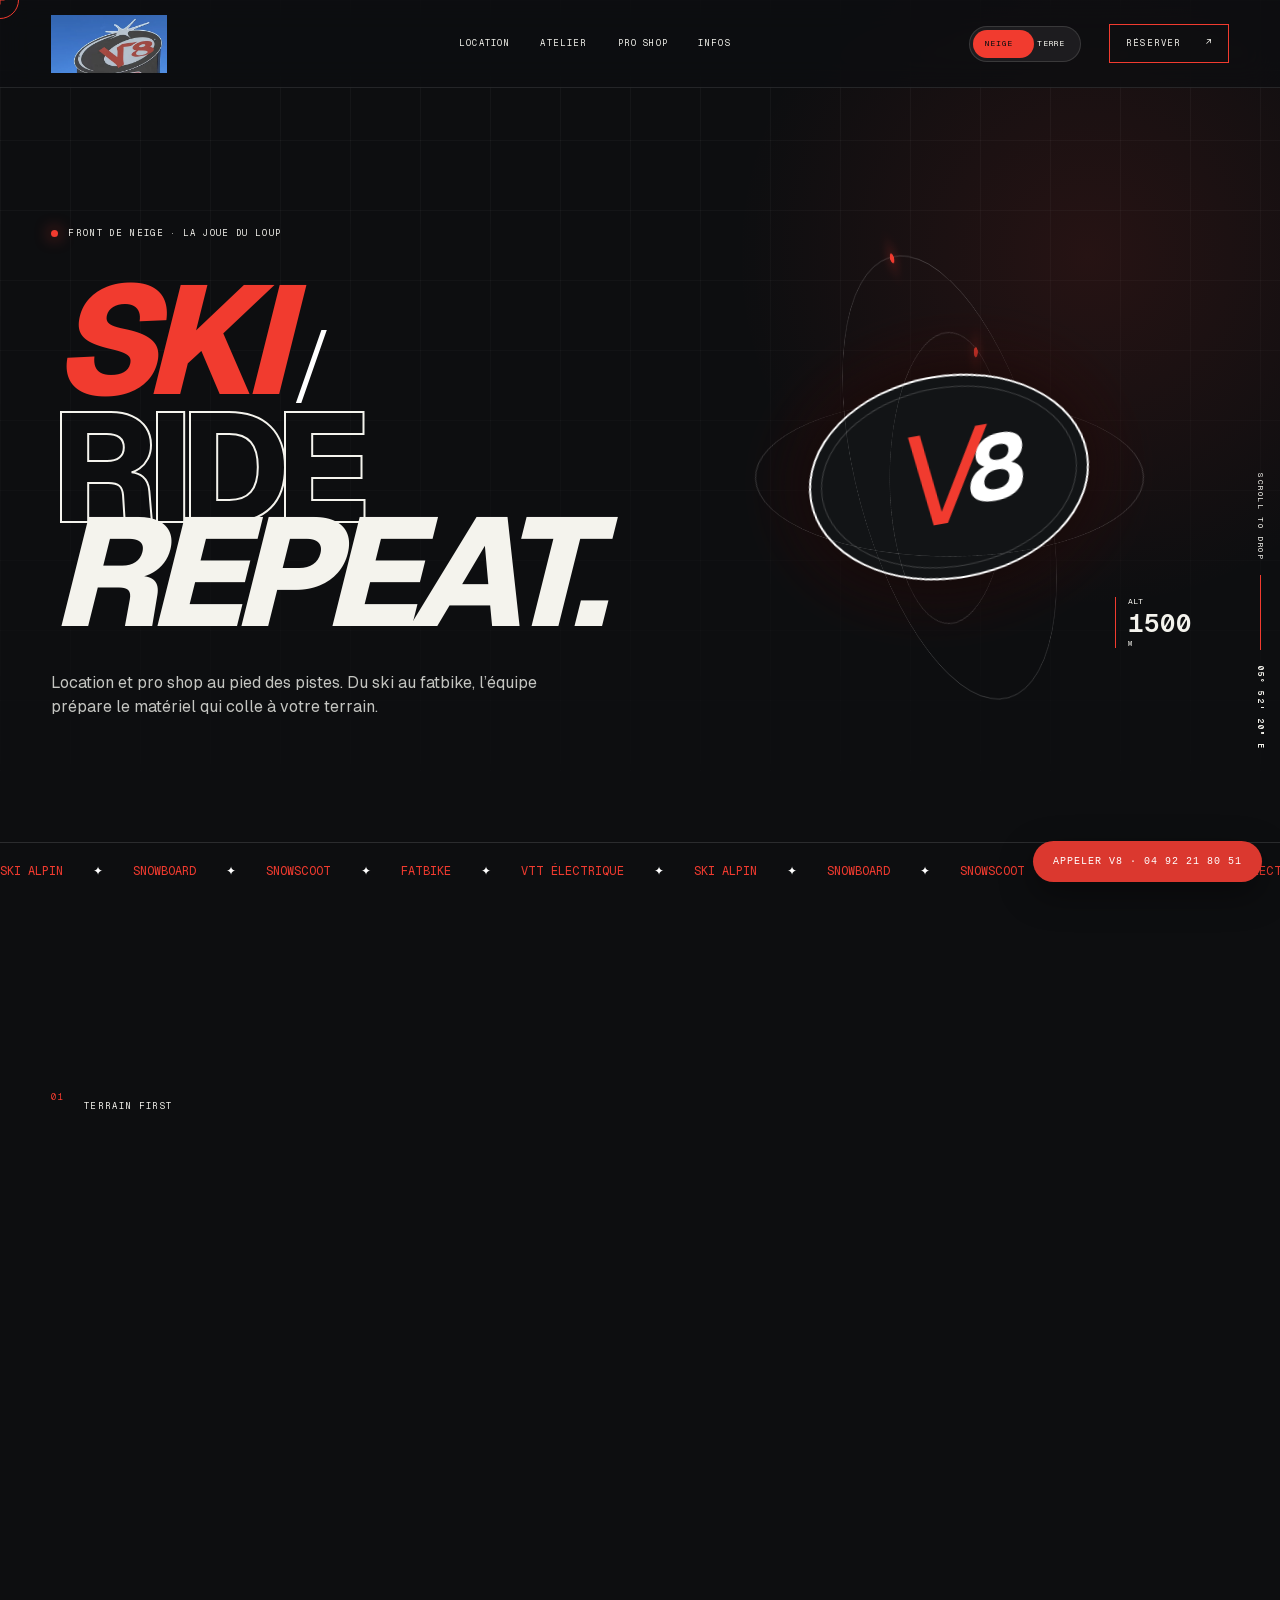
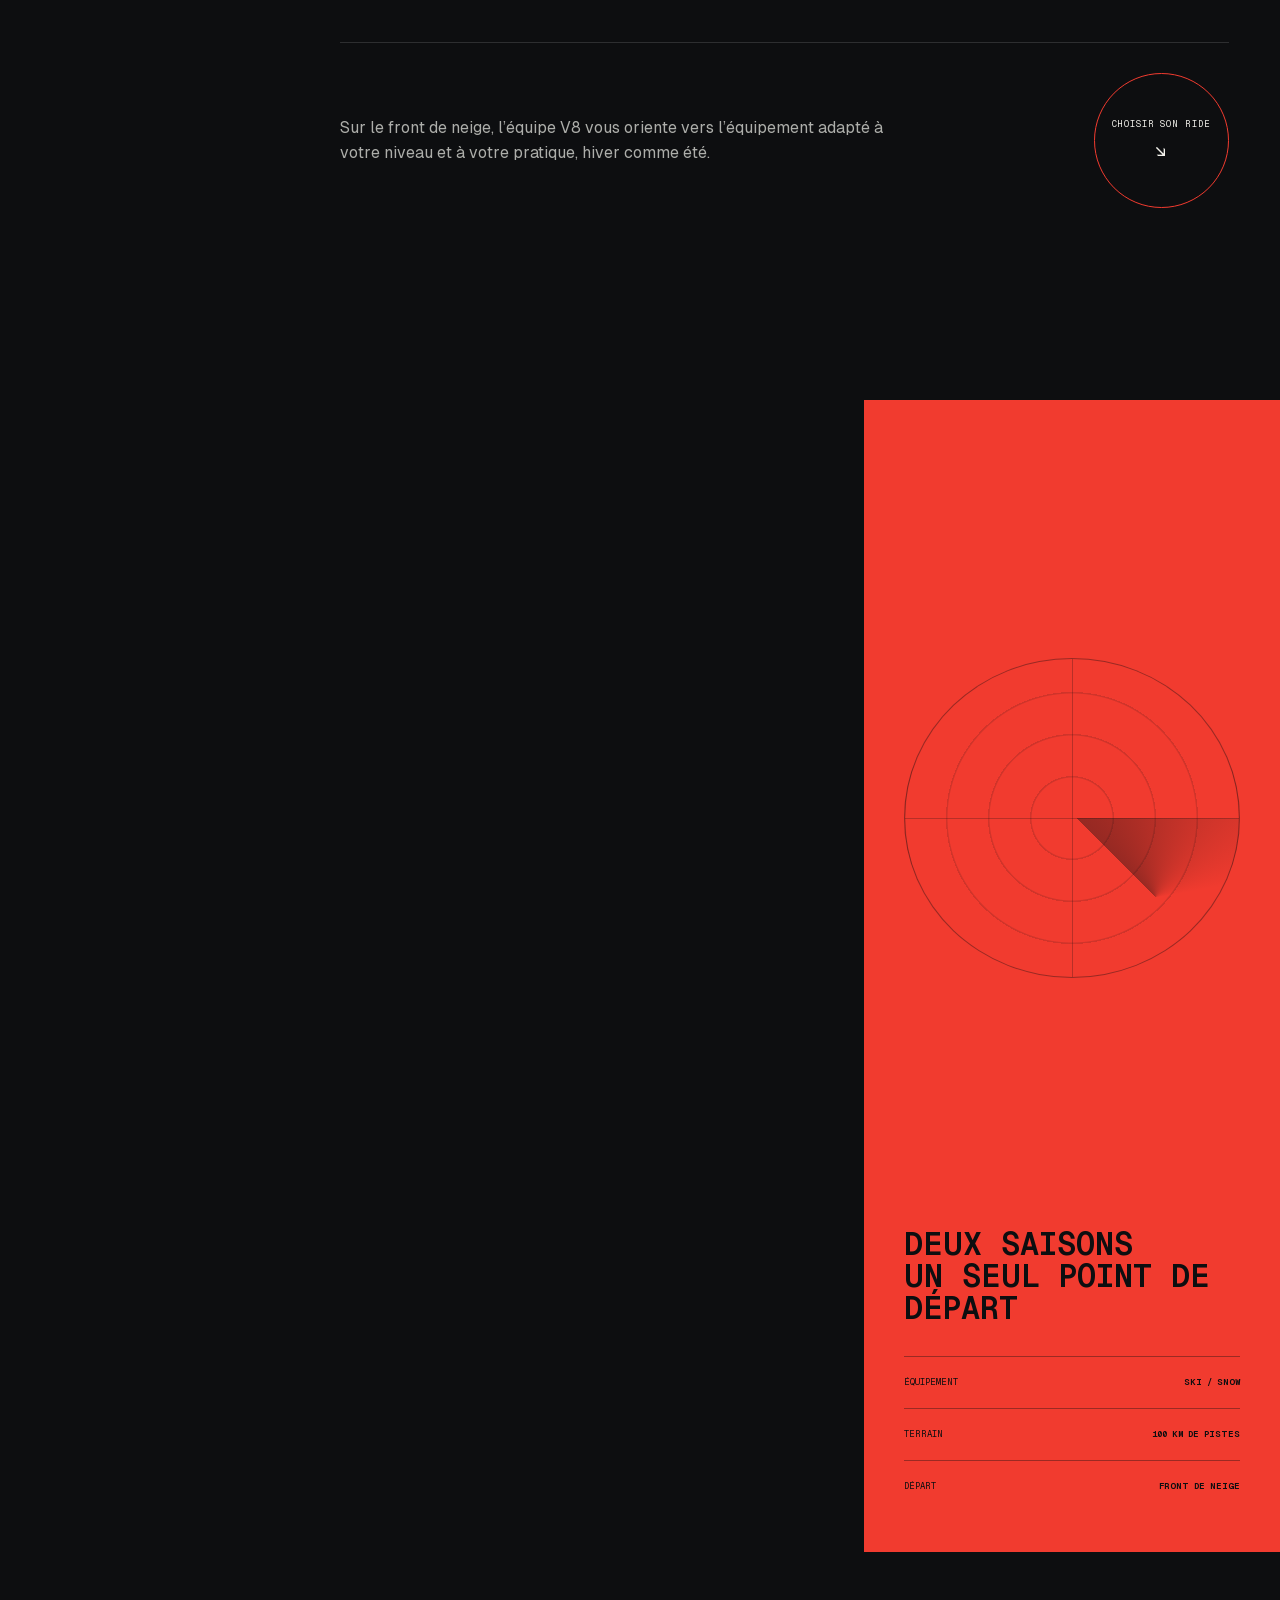
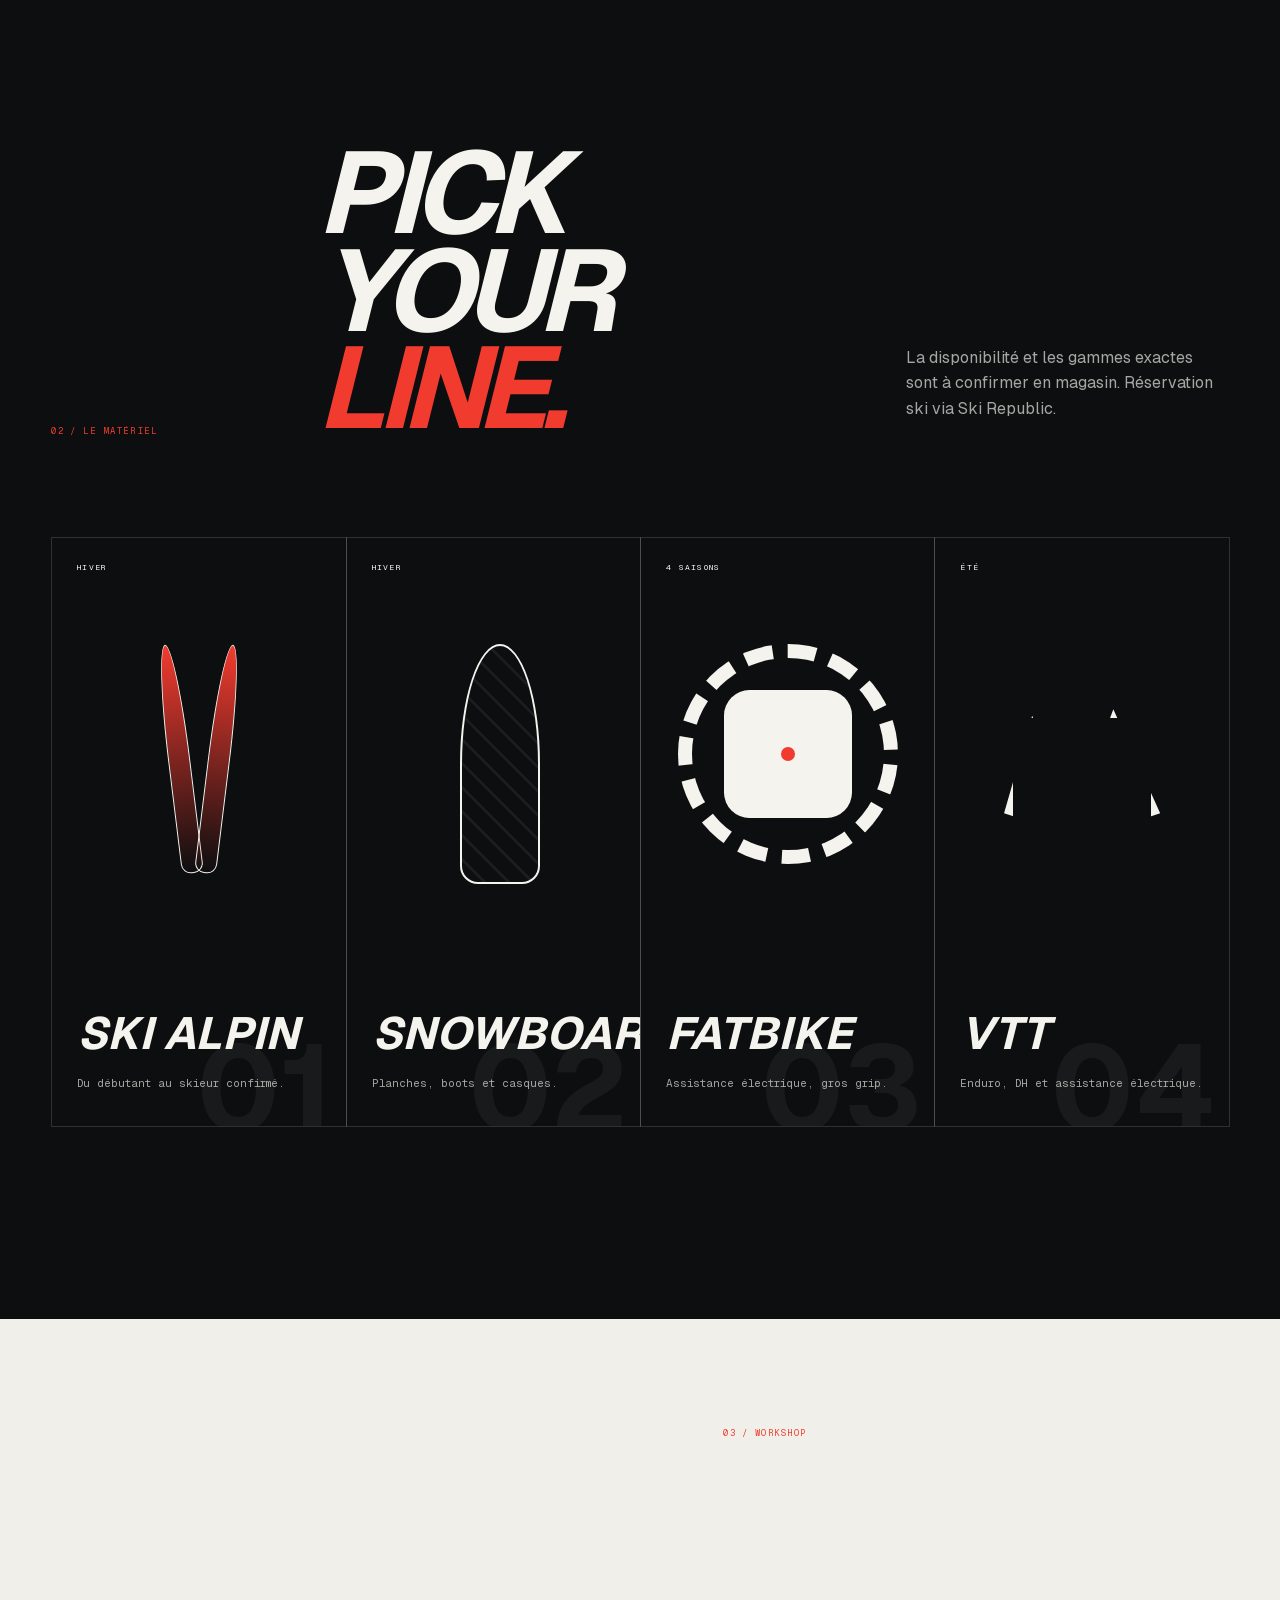
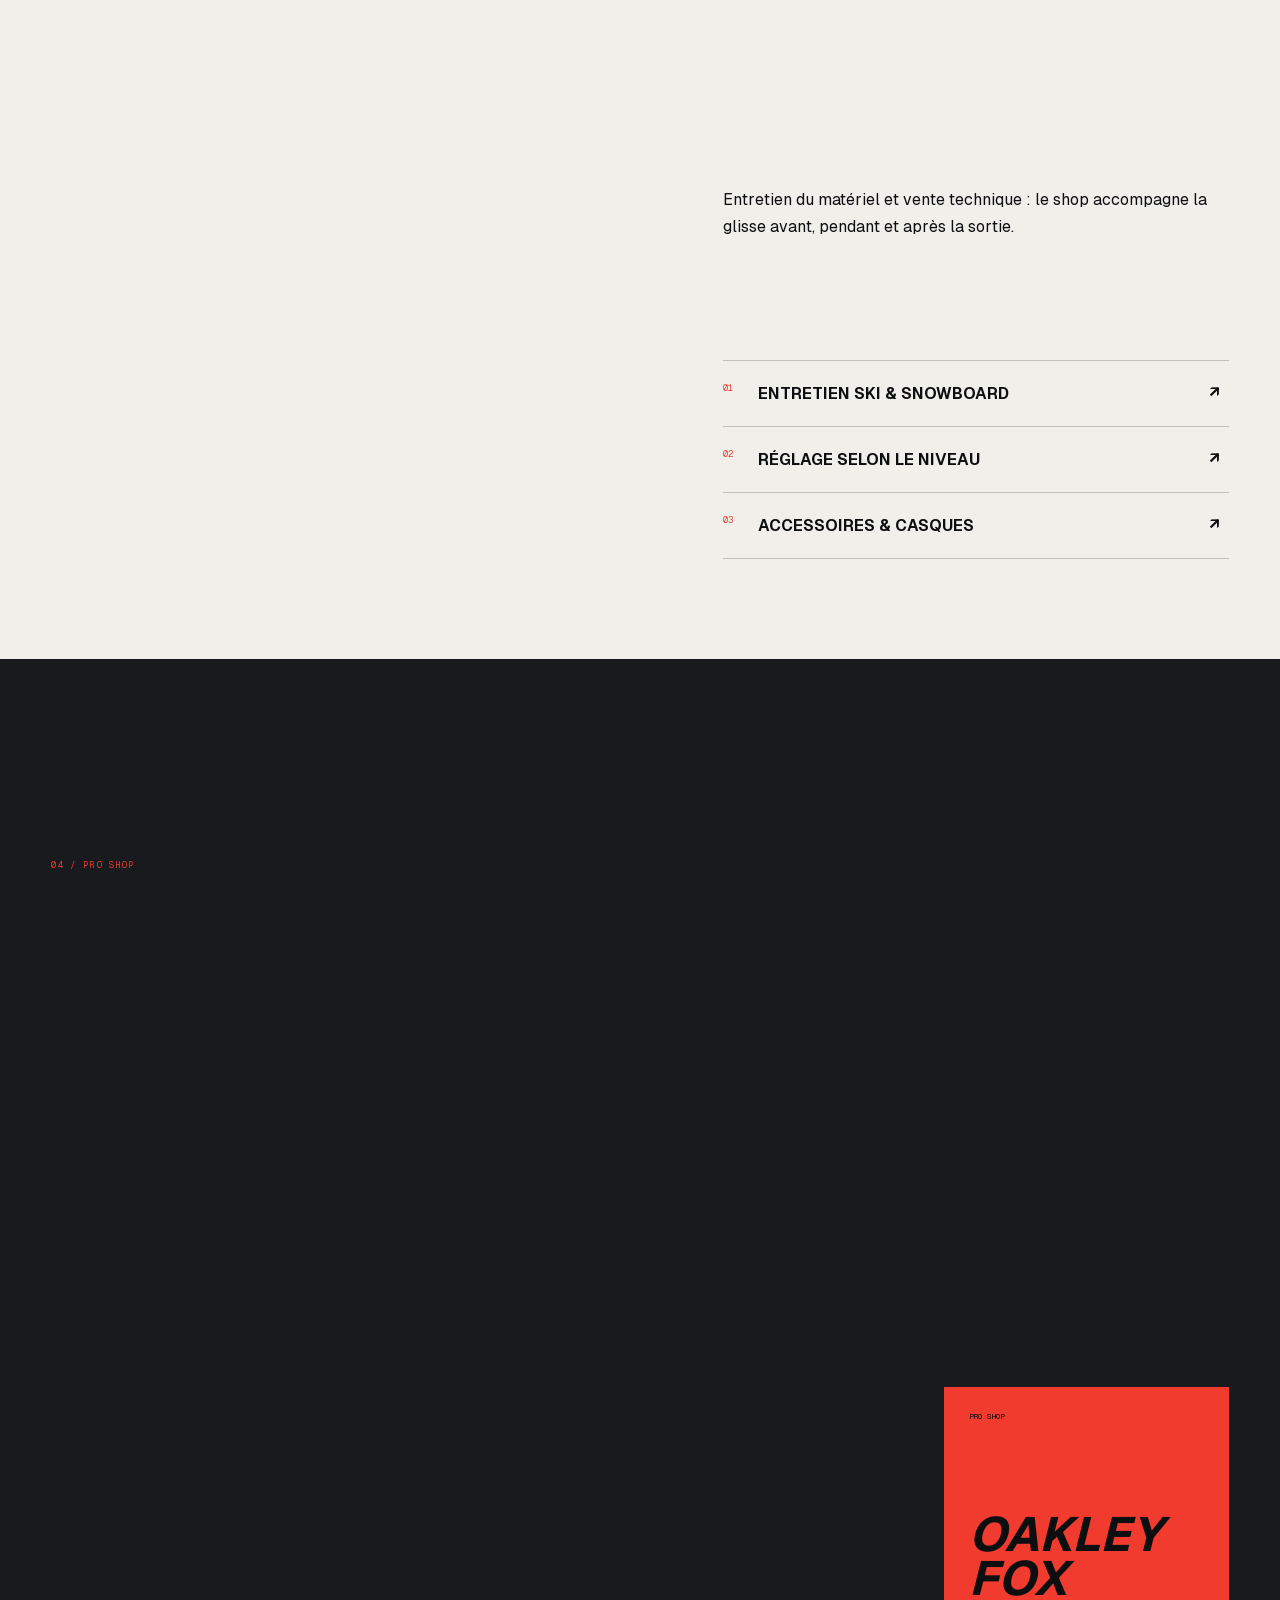
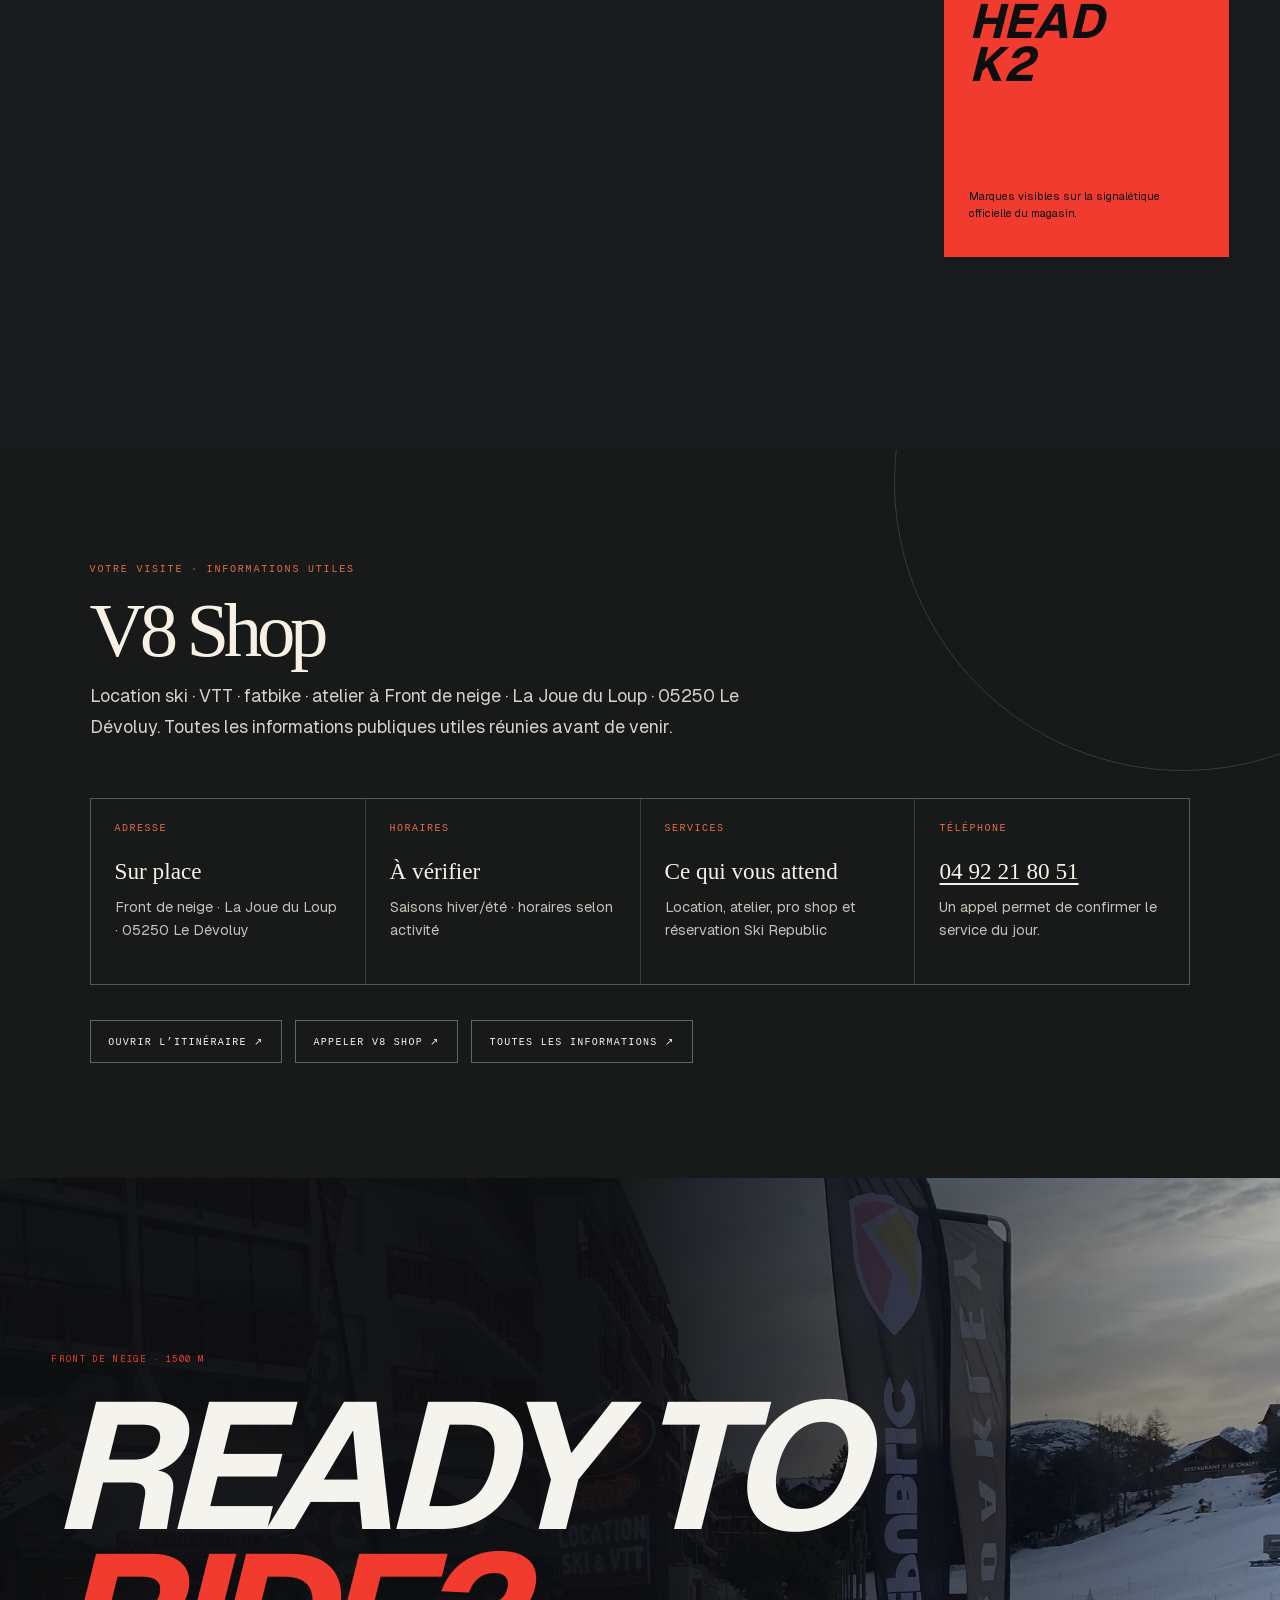
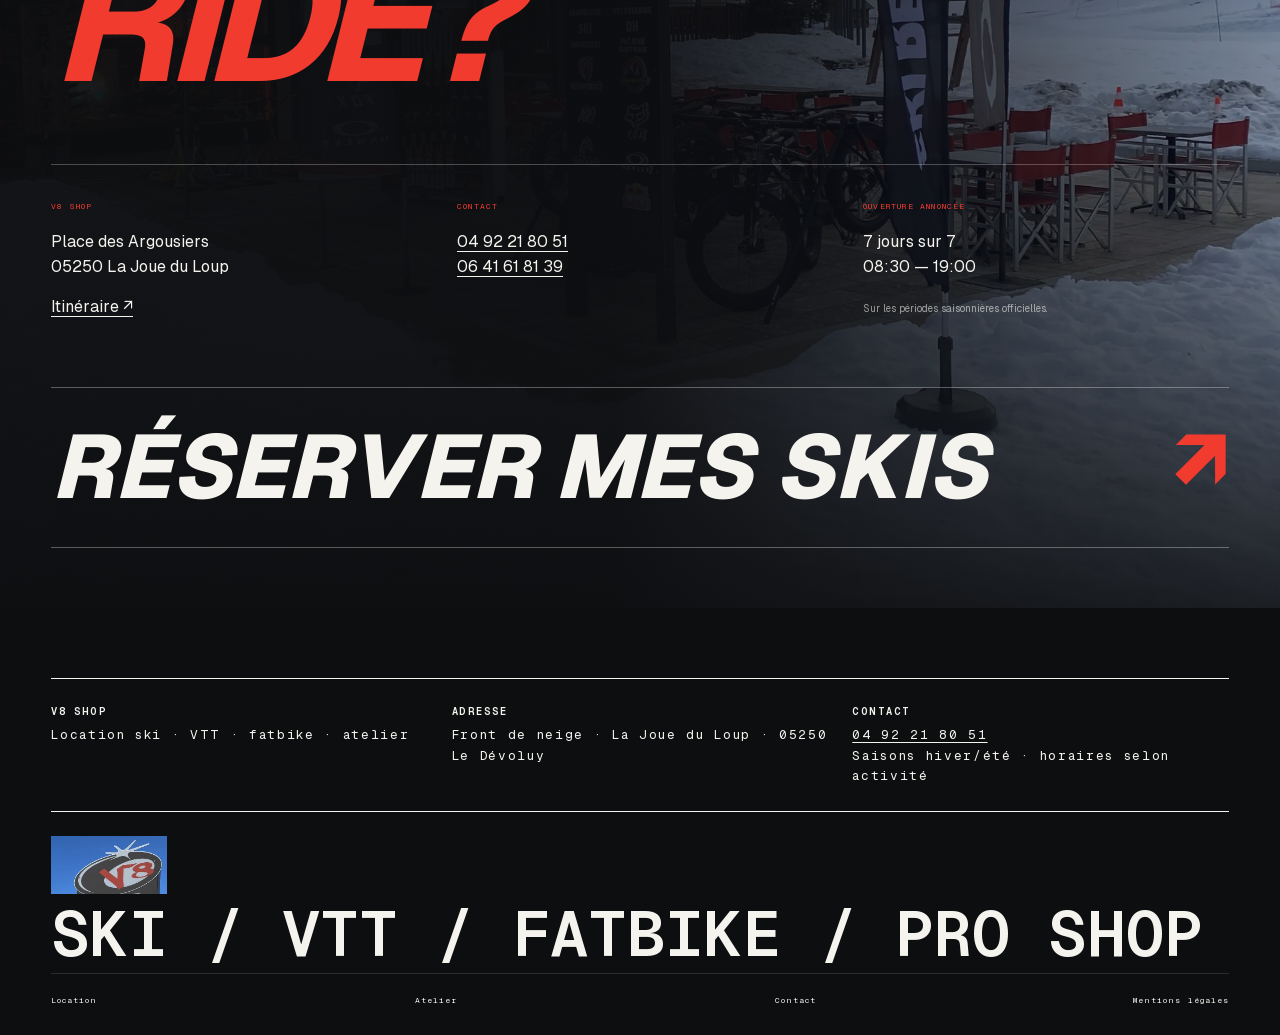
<file: index.html>
<!doctype html>
<html lang="fr" data-season="winter">
  <head>
    <meta charset="utf-8" />
    <meta name="viewport" content="width=device-width, initial-scale=1" />
    <meta name="theme-color" content="#0d0e10" />
    <meta
      name="description"
      content="V8 Shop, location de ski, snowboard, snowscoot, VTT et fatbike sur le front de neige de La Joue du Loup."
    />
    <title>V8 Shop — Ski / Ride / Repeat</title>
    <link rel="icon" href="favicon.svg" type="image/svg+xml" />
    <link
      rel="preload"
      href="assets/geist.woff"
      as="font"
      type="font/woff"
      crossorigin
    />
    <link
      rel="preload"
      href="assets/geist-mono.woff"
      as="font"
      type="font/woff"
      crossorigin
    />
    <link rel="stylesheet" href="styles.css" />
    <link rel="stylesheet" href="complete.css" />
  </head>
  <body>
    <div class="boot" aria-hidden="true">
      <div class="boot-logo">
        <b>V<sup>8</sup></b
        ><span>SHOP</span>
      </div>
      <p>Calibrage du matériel</p>
      <i></i>
    </div>
    <canvas id="trail" aria-hidden="true"></canvas>
    <div class="crosshair" aria-hidden="true"><i></i></div>

    <header class="header">
      <a
        href="#top"
        class="logo brand-photo"
        aria-label="V8 Shop, retour en haut"
        ><img src="assets/logo-original.webp" alt="V8 Shop"
      /></a>
      <nav aria-label="Navigation">
        <a href="location.html">Location</a><a href="atelier.html">Atelier</a
        ><a href="pro-shop.html">Pro shop</a
        ><a href="infos-pratiques.html">Infos</a>
      </nav>
      <div class="season-switch" role="group" aria-label="Changer de saison">
        <button class="active" data-season="winter">Neige</button
        ><button data-season="summer">Terre</button><i></i>
      </div>
      <a
        class="reserve"
        href="https://www.ski-republic.com/stations-ski/la-joue-du-loup/v8-shop"
        target="_blank"
        rel="noopener"
        >Réserver <span>↗</span></a
      >
    </header>

    <main id="top">
      <section class="hero">
        <div class="hero-grid" aria-hidden="true"></div>
        <div class="hero-copy">
          <p class="status reveal"><i></i> Front de neige · La Joue du Loup</p>
          <h1>
            <span>SKI</span><span class="slash">/</span
            ><span class="summer-word">BIKE</span><br /><em>RIDE</em
            ><br /><strong>REPEAT.</strong>
          </h1>
          <p class="hero-text reveal">
            Location et pro shop au pied des pistes. Du ski au fatbike, l’équipe
            prépare le matériel qui colle à votre terrain.
          </p>
        </div>
        <div class="hero-machine" data-tilt>
          <div class="v8-core"><span>V</span><b>8</b></div>
          <div class="ring ring-a"></div>
          <div class="ring ring-b"></div>
          <div class="ring ring-c"></div>
          <div class="telemetry">
            <span>ALT</span><b>1500</b><small>M</small>
          </div>
        </div>
        <div class="hero-side">
          <span>SCROLL TO DROP</span><i></i><b>05° 52' 20" E</b>
        </div>
        <div class="ticker">
          <div>
            <span>SKI ALPIN</span><i>✦</i><span>SNOWBOARD</span><i>✦</i
            ><span>SNOWSCOOT</span><i>✦</i><span>FATBIKE</span><i>✦</i
            ><span>VTT ÉLECTRIQUE</span><i>✦</i>
          </div>
          <div aria-hidden="true">
            <span>SKI ALPIN</span><i>✦</i><span>SNOWBOARD</span><i>✦</i
            ><span>SNOWSCOOT</span><i>✦</i><span>FATBIKE</span><i>✦</i
            ><span>VTT ÉLECTRIQUE</span><i>✦</i>
          </div>
        </div>
      </section>

      <section class="intro" id="rental">
        <div class="intro-label reveal">
          <span>01</span>
          <p>Terrain first</p>
        </div>
        <div class="intro-copy">
          <h2 class="line-reveal">
            Le bon matériel.<br /><em>Le bon réglage.</em><br />Zéro détour.
          </h2>
          <div class="intro-bottom reveal">
            <p>
              Sur le front de neige, l’équipe V8 vous oriente vers l’équipement
              adapté à votre niveau et à votre pratique, hiver comme été.
            </p>
            <a href="#ranges">Choisir son ride <span>↘</span></a>
          </div>
        </div>
      </section>

      <section class="split-scene">
        <figure class="photo-panel image-in">
          <img
            src="assets/fatbike.webp"
            alt="Groupe équipé de fatbikes devant V8 Shop"
            loading="lazy"
          />
          <figcaption>
            <span>MODE // TERRE</span><b>Fatbike électrique</b>
          </figcaption>
        </figure>
        <div class="data-panel">
          <div class="radar" aria-hidden="true">
            <i></i><i></i><i></i><span></span>
          </div>
          <p class="reveal">DEUX SAISONS<br />UN SEUL POINT DE DÉPART</p>
          <div class="data-row">
            <span>ÉQUIPEMENT</span><b id="gear-label">SKI / SNOW</b>
          </div>
          <div class="data-row">
            <span>TERRAIN</span><b id="terrain-label">100 KM DE PISTES</b>
          </div>
          <div class="data-row"><span>DÉPART</span><b>FRONT DE NEIGE</b></div>
        </div>
      </section>

      <section class="ranges" id="ranges">
        <div class="section-head reveal">
          <span>02 / LE MATÉRIEL</span>
          <h2>Pick your<br /><em>line.</em></h2>
          <p>
            La disponibilité et les gammes exactes sont à confirmer en magasin.
            Réservation ski via Ski Republic.
          </p>
        </div>
        <div class="range-list">
          <article class="range-card reveal" data-index="01">
            <div class="range-icon skis" aria-hidden="true"><i></i><i></i></div>
            <span>HIVER</span>
            <h3>Ski alpin</h3>
            <p>Du débutant au skieur confirmé.</p>
            <b>01</b>
          </article>
          <article class="range-card reveal" data-index="02">
            <div class="range-icon board" aria-hidden="true"><i></i></div>
            <span>HIVER</span>
            <h3>Snowboard</h3>
            <p>Planches, boots et casques.</p>
            <b>02</b>
          </article>
          <article class="range-card reveal" data-index="03">
            <div class="range-icon wheel" aria-hidden="true"><i></i></div>
            <span>4 SAISONS</span>
            <h3>Fatbike</h3>
            <p>Assistance électrique, gros grip.</p>
            <b>03</b>
          </article>
          <article class="range-card reveal" data-index="04">
            <div class="range-icon frame" aria-hidden="true"><i></i></div>
            <span>ÉTÉ</span>
            <h3>VTT</h3>
            <p>Enduro, DH et assistance électrique.</p>
            <b>04</b>
          </article>
        </div>
      </section>

      <section class="workshop" id="workshop">
        <figure class="workshop-photo image-in">
          <img
            src="assets/interior.webp"
            alt="Intérieur et espace équipement V8 Shop"
            loading="lazy"
          />
        </figure>
        <div class="workshop-copy">
          <p class="mono reveal">03 / WORKSHOP</p>
          <h2 class="line-reveal">Affûté.<br />Réglé.<br /><em>Prêt.</em></h2>
          <p class="reveal">
            Entretien du matériel et vente technique : le shop accompagne la
            glisse avant, pendant et après la sortie.
          </p>
          <ul class="service-list">
            <li class="reveal">
              <span>01</span> Entretien ski & snowboard <i>↗</i>
            </li>
            <li class="reveal">
              <span>02</span> Réglage selon le niveau <i>↗</i>
            </li>
            <li class="reveal">
              <span>03</span> Accessoires & casques <i>↗</i>
            </li>
          </ul>
        </div>
      </section>

      <section class="shop" id="shop">
        <div class="shop-top">
          <p class="mono reveal">04 / PRO SHOP</p>
          <h2 class="line-reveal">Performance<br /><em>inside.</em></h2>
        </div>
        <div class="shop-gallery">
          <figure class="image-in">
            <img
              src="assets/skis.webp"
              alt="Parc de skis disponible devant V8 Shop"
              loading="lazy"
            />
            <figcaption>Parc ski</figcaption>
          </figure>
          <figure class="image-in">
            <img
              src="assets/sign.webp"
              alt="Enseigne V8 Shop location ski et VTT"
              loading="lazy"
            />
            <figcaption>V8 Shop</figcaption>
          </figure>
          <div class="brand-block reveal">
            <span>PRO SHOP</span><b>OAKLEY<br />FOX<br />HEAD<br />K2</b>
            <p>Marques visibles sur la signalétique officielle du magasin.</p>
          </div>
        </div>
      </section>

      <section class="contact" id="contact">
        <div class="contact-photo">
          <img
            src="assets/shop.webp"
            alt="V8 Shop sur le front de neige de La Joue du Loup"
            loading="lazy"
          />
        </div>
        <div class="contact-overlay"></div>
        <div class="contact-content">
          <p class="mono reveal">FRONT DE NEIGE · 1500 M</p>
          <h2>Ready to<br /><em>ride?</em></h2>
          <div class="contact-grid">
            <div class="reveal">
              <span>V8 SHOP</span>
              <p>Place des Argousiers<br />05250 La Joue du Loup</p>
              <a
                href="https://www.google.com/maps/search/?api=1&query=V8+Shop+La+Joue+du+Loup"
                target="_blank"
                rel="noopener"
                >Itinéraire ↗</a
              >
            </div>
            <div class="reveal">
              <span>CONTACT</span>
              <p>
                <a href="tel:+33492218051">04 92 21 80 51</a><br /><a
                  href="tel:+33641618139"
                  >06 41 61 81 39</a
                >
              </p>
            </div>
            <div class="reveal">
              <span>OUVERTURE ANNONCÉE</span>
              <p>7 jours sur 7<br />08:30 — 19:00</p>
              <small>Sur les périodes saisonnières officielles.</small>
            </div>
          </div>
          <a
            class="contact-cta"
            href="https://www.ski-republic.com/stations-ski/la-joue-du-loup/v8-shop"
            target="_blank"
            rel="noopener"
            ><span>Réserver mes skis</span><i>↗</i></a
          >
        </div>
      </section>
    </main>

    <footer>
      <a href="#top" class="logo brand-photo"
        ><img src="assets/logo-original.webp" alt="V8 Shop"
      /></a>
      <p>SKI / VTT / FATBIKE / PRO SHOP</p>
      <div>
        <a href="location.html">Location</a><a href="atelier.html">Atelier</a
        ><a href="contact.html">Contact</a
        ><a href="mentions-legales.html">Mentions légales</a>
      </div>
    </footer>
    <a class="mobile-call" href="tel:+33492218051"
      >Appeler V8 · 04 92 21 80 51</a
    >
    <script src="app.js"></script>
<script src="site-enhance.js"></script>
</body>
</html>
</file>
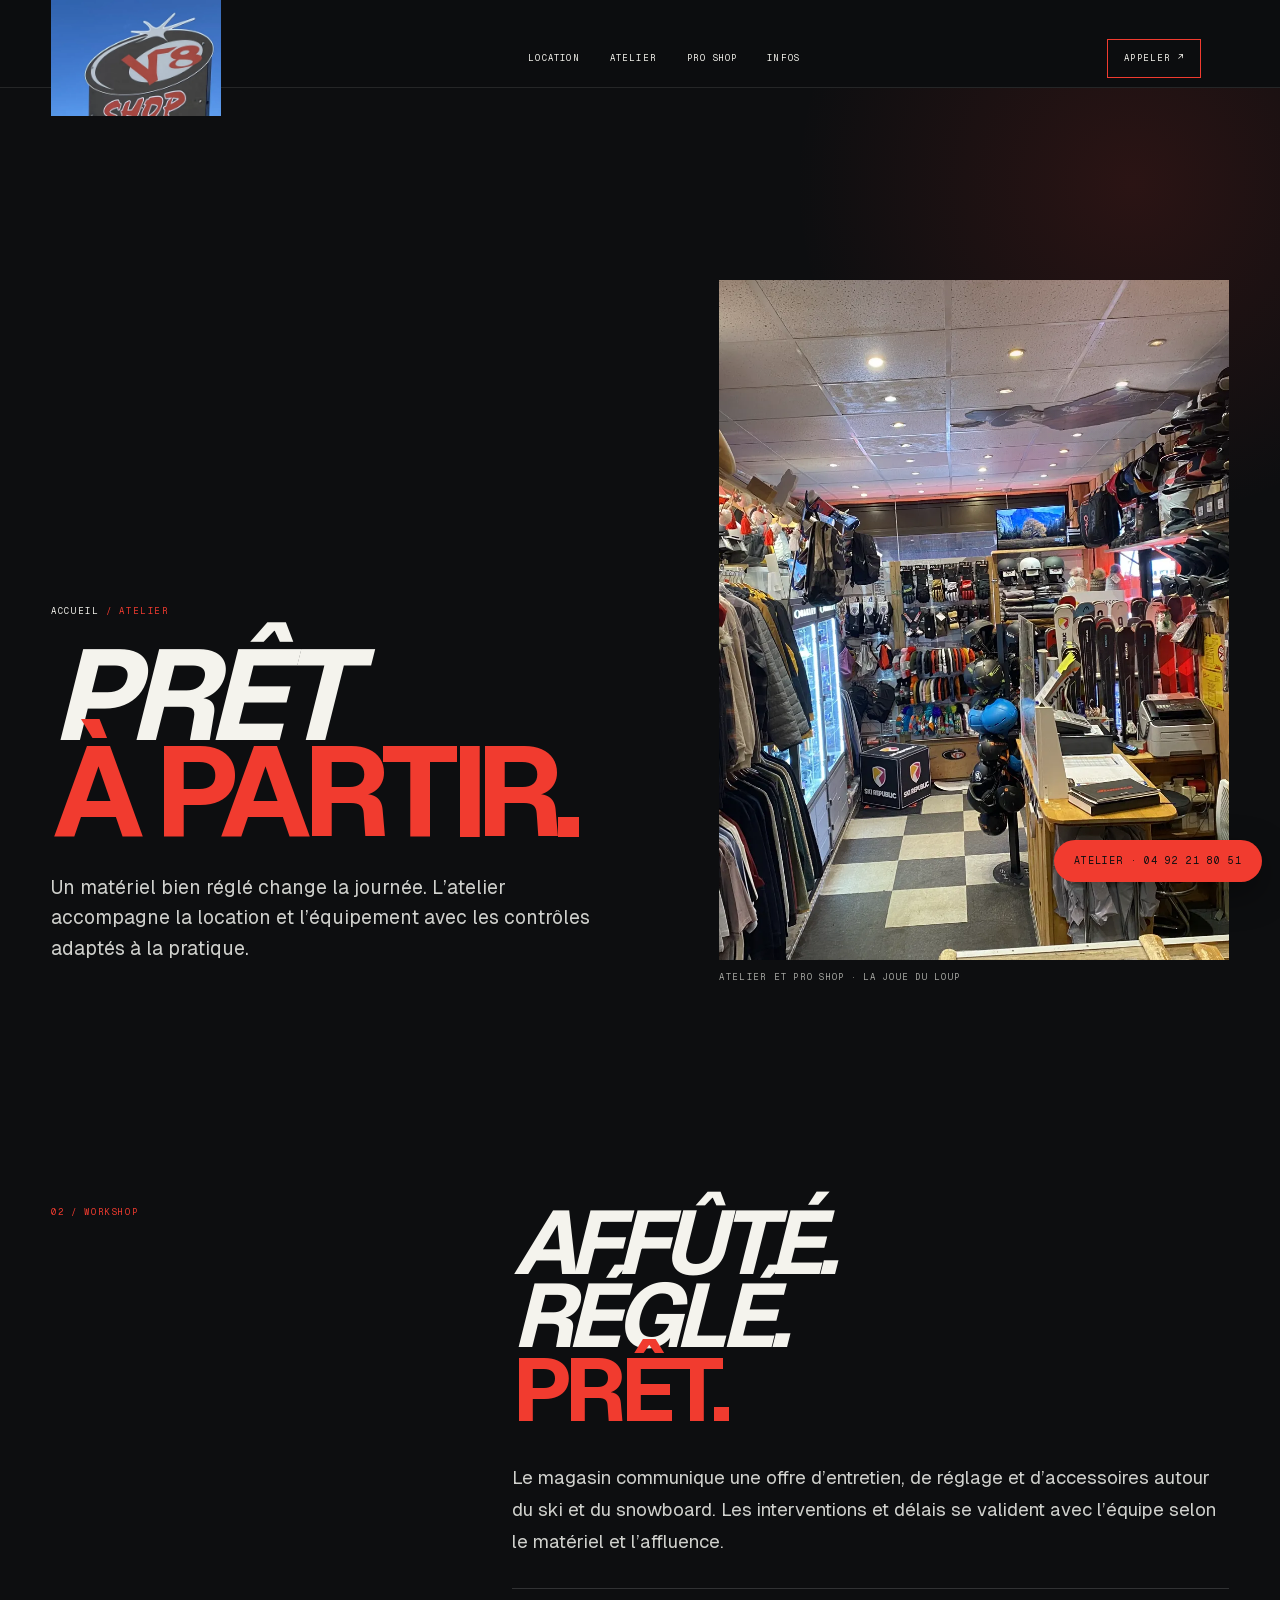
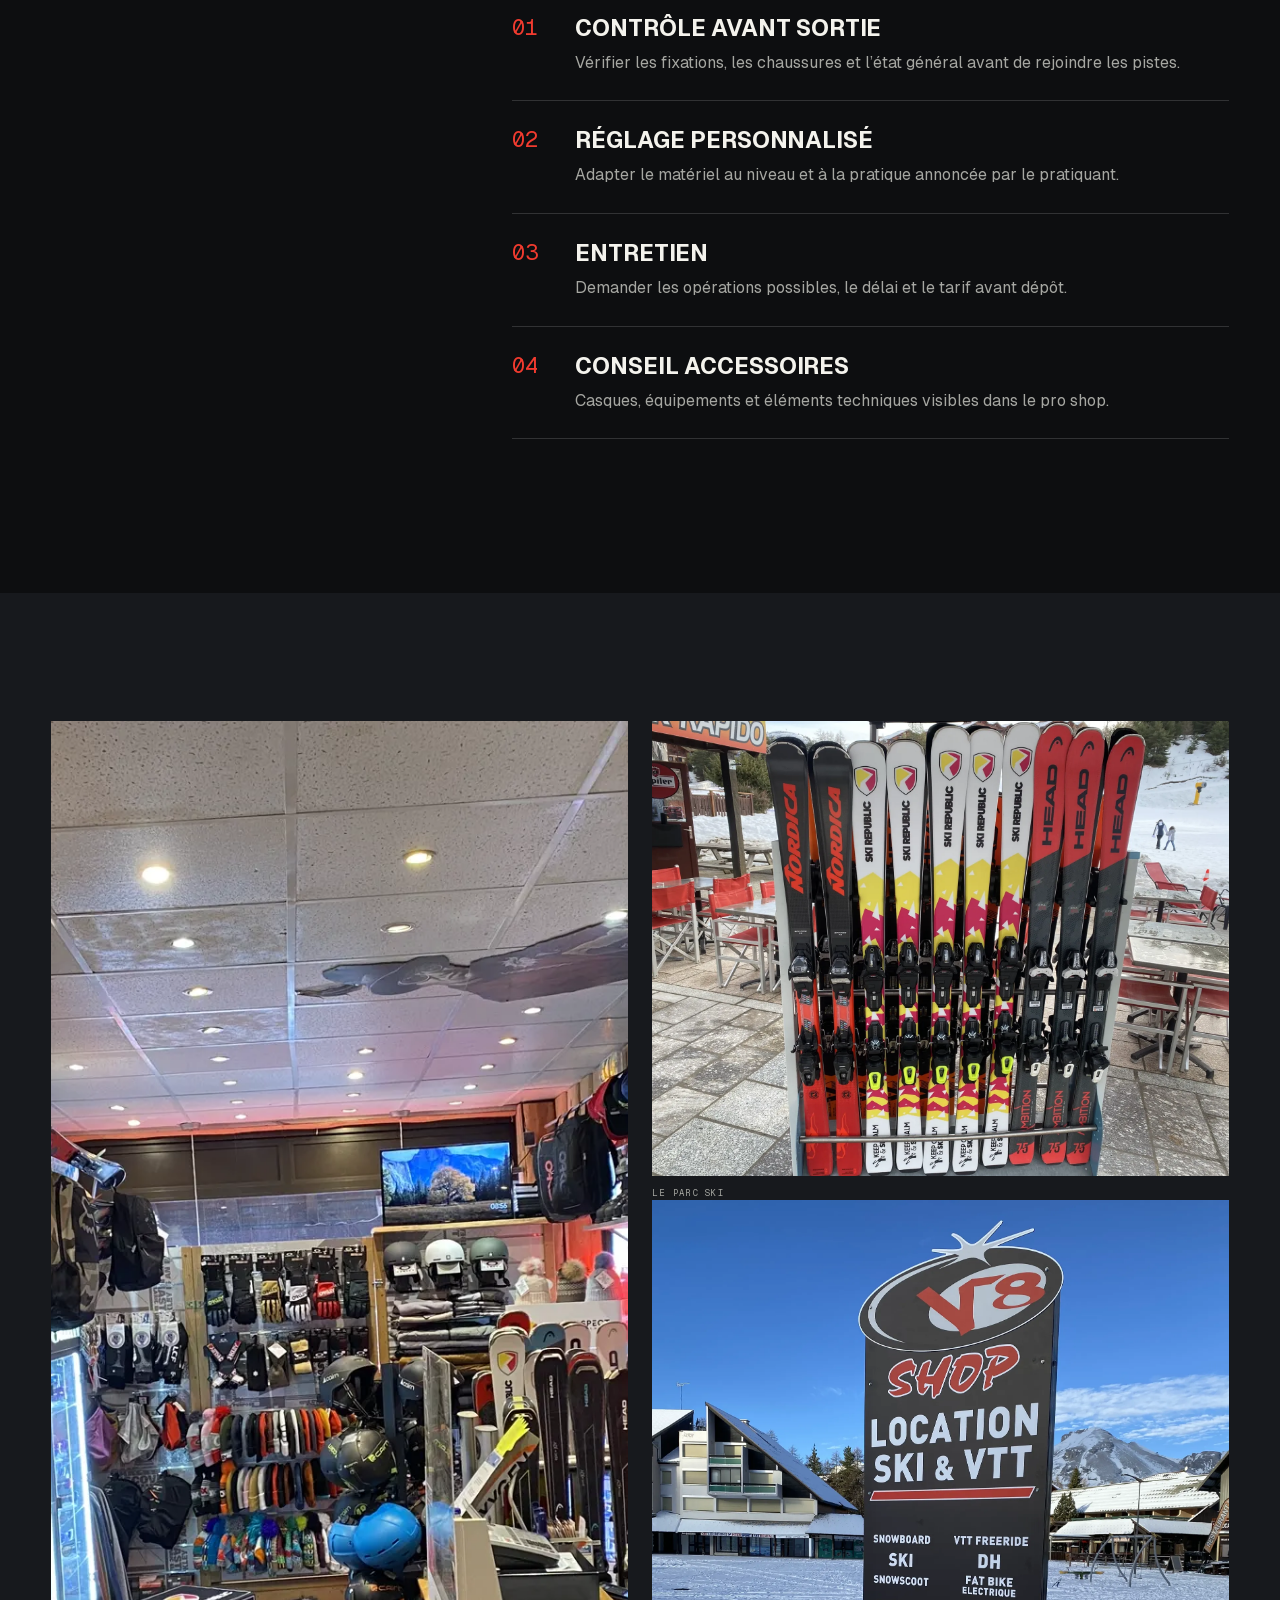
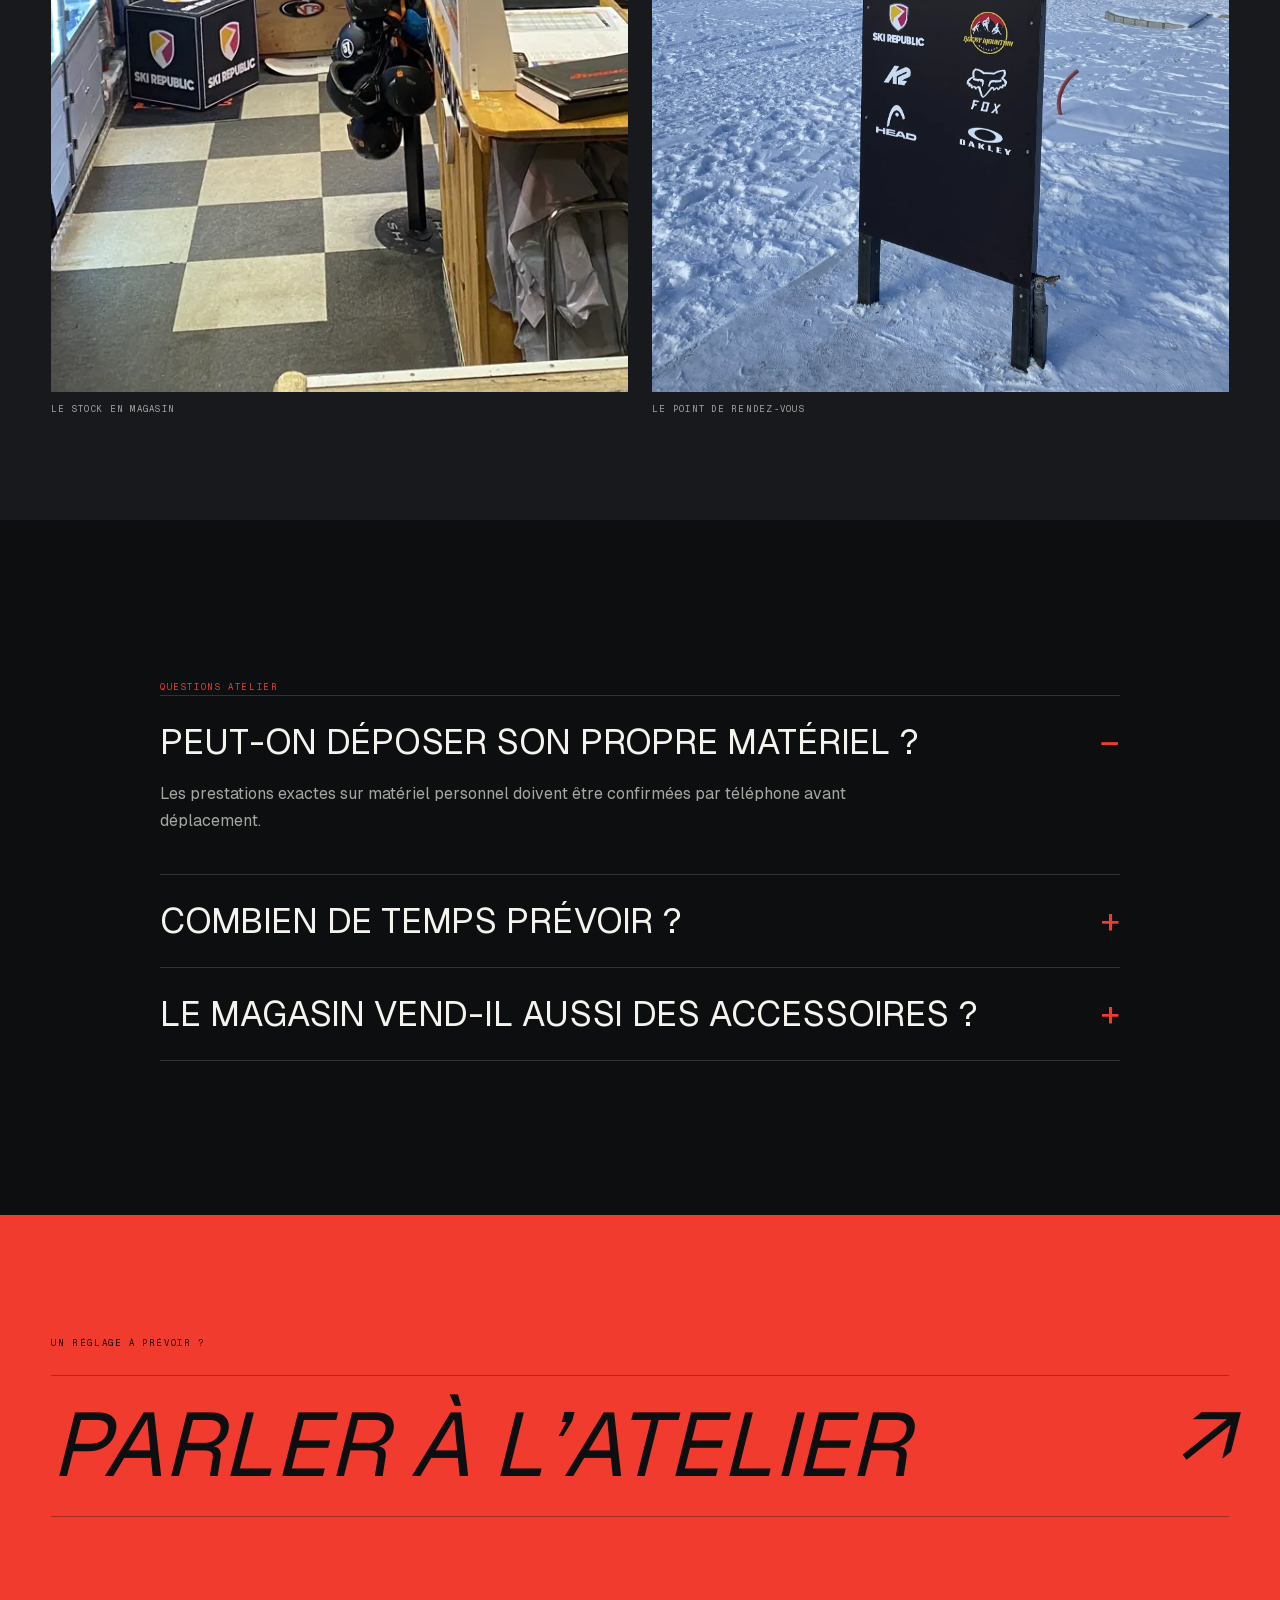
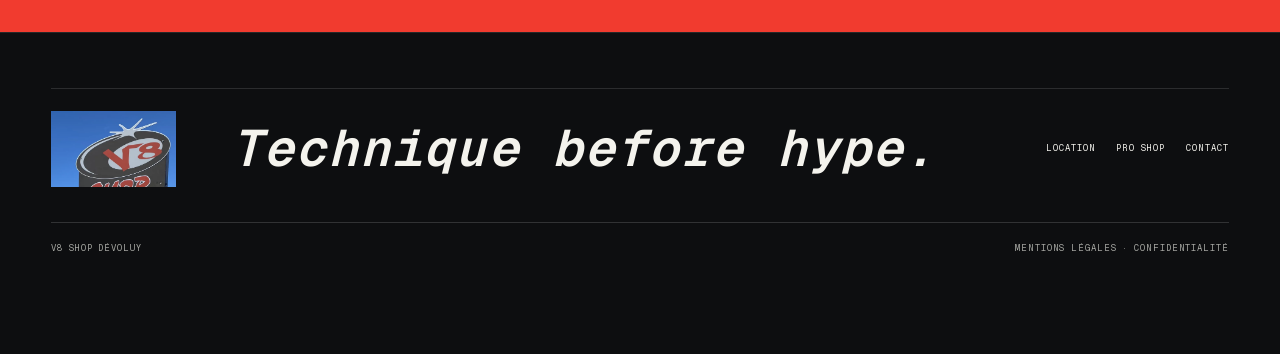
<file: atelier.html>
<!doctype html><html lang="fr"><head><meta charset="utf-8"><meta name="viewport" content="width=device-width,initial-scale=1"><meta name="description" content="Atelier et réglage du matériel chez V8 Shop à La Joue du Loup."><title>Atelier — V8 Shop Dévoluy</title><link rel="icon" href="favicon.svg"><link rel="stylesheet" href="styles.css"><link rel="stylesheet" href="pages.css"><link rel="stylesheet" href="mobile.css"></head><body class="inner"><header class="header"><a href="index.html" class="logo brand-photo"><img src="assets/logo-original.webp" alt="V8 Shop"></a><nav><a href="location.html">Location</a><a href="atelier.html" aria-current="page">Atelier</a><a href="pro-shop.html">Pro shop</a><a href="infos-pratiques.html">Infos</a></nav><button class="mobile-menu" aria-expanded="false">Menu</button><a class="reserve" href="tel:+33492218051">Appeler ↗</a></header><main class="inner-main"><section class="inner-hero"><div class="inner-hero-copy"><div class="crumb"><a href="index.html">Accueil</a> / Atelier</div><h1>Prêt<br><em>à partir.</em></h1><p>Un matériel bien réglé change la journée. L’atelier accompagne la location et l’équipement avec les contrôles adaptés à la pratique.</p></div><figure><img src="assets/interior.webp" alt="Intérieur équipé du magasin V8 Shop"><figcaption>Atelier et pro shop · La Joue du Loup</figcaption></figure></section><section class="content-section"><div class="section-grid"><span class="mono">02 / WORKSHOP</span><div><h2>Affûté.<br>Réglé.<br><em>Prêt.</em></h2><p class="rich-copy">Le magasin communique une offre d’entretien, de réglage et d’accessoires autour du ski et du snowboard. Les interventions et délais se valident avec l’équipe selon le matériel et l’affluence.</p><div class="offer-list"><article class="offer"><span>01</span><div><h3>Contrôle avant sortie</h3><p>Vérifier les fixations, les chaussures et l’état général avant de rejoindre les pistes.</p></div></article><article class="offer"><span>02</span><div><h3>Réglage personnalisé</h3><p>Adapter le matériel au niveau et à la pratique annoncée par le pratiquant.</p></div></article><article class="offer"><span>03</span><div><h3>Entretien</h3><p>Demander les opérations possibles, le délai et le tarif avant dépôt.</p></div></article><article class="offer"><span>04</span><div><h3>Conseil accessoires</h3><p>Casques, équipements et éléments techniques visibles dans le pro shop.</p></div></article></div></div></div></section><section class="gallery-wall"><figure><img src="assets/interior.webp" alt="Rayons de matériel dans V8 Shop"><figcaption>Le stock en magasin</figcaption></figure><figure><img src="assets/skis.webp" alt="Skis prêts à partir"><figcaption>Le parc ski</figcaption></figure><figure><img src="assets/sign.webp" alt="Signalétique V8 Shop au pied des pistes"><figcaption>Le point de rendez-vous</figcaption></figure></section><section class="content-section"><div class="faq"><span class="mono">QUESTIONS ATELIER</span><details open><summary>Peut-on déposer son propre matériel ?</summary><p>Les prestations exactes sur matériel personnel doivent être confirmées par téléphone avant déplacement.</p></details><details><summary>Combien de temps prévoir ?</summary><p>Le délai dépend de l’opération et de la fréquentation. L’équipe indique le créneau au moment de la prise en charge.</p></details><details><summary>Le magasin vend-il aussi des accessoires ?</summary><p>Oui, l’intérieur photographié montre un espace pro shop avec vêtements, casques et accessoires. Les marques et stocks évoluent.</p></details></div></section><section class="cta-strip"><small>Un réglage à prévoir ?</small><a href="tel:+33492218051">Parler à l’atelier <span>↗</span></a></section></main><footer class="inner-footer"><div class="inner-footer-top"><img src="assets/logo-original.webp" alt="V8 Shop"><strong>Technique before hype.</strong><nav><a href="location.html">Location</a><a href="pro-shop.html">Pro shop</a><a href="contact.html">Contact</a></nav></div><div class="inner-footer-bottom"><span>V8 Shop Dévoluy</span><span><a href="mentions-legales.html">Mentions légales</a> · <a href="confidentialite.html">Confidentialité</a></span></div></footer><a class="sticky-phone" href="tel:+33492218051">Atelier · 04 92 21 80 51</a><script src="pages.js"></script></body></html>
</file>
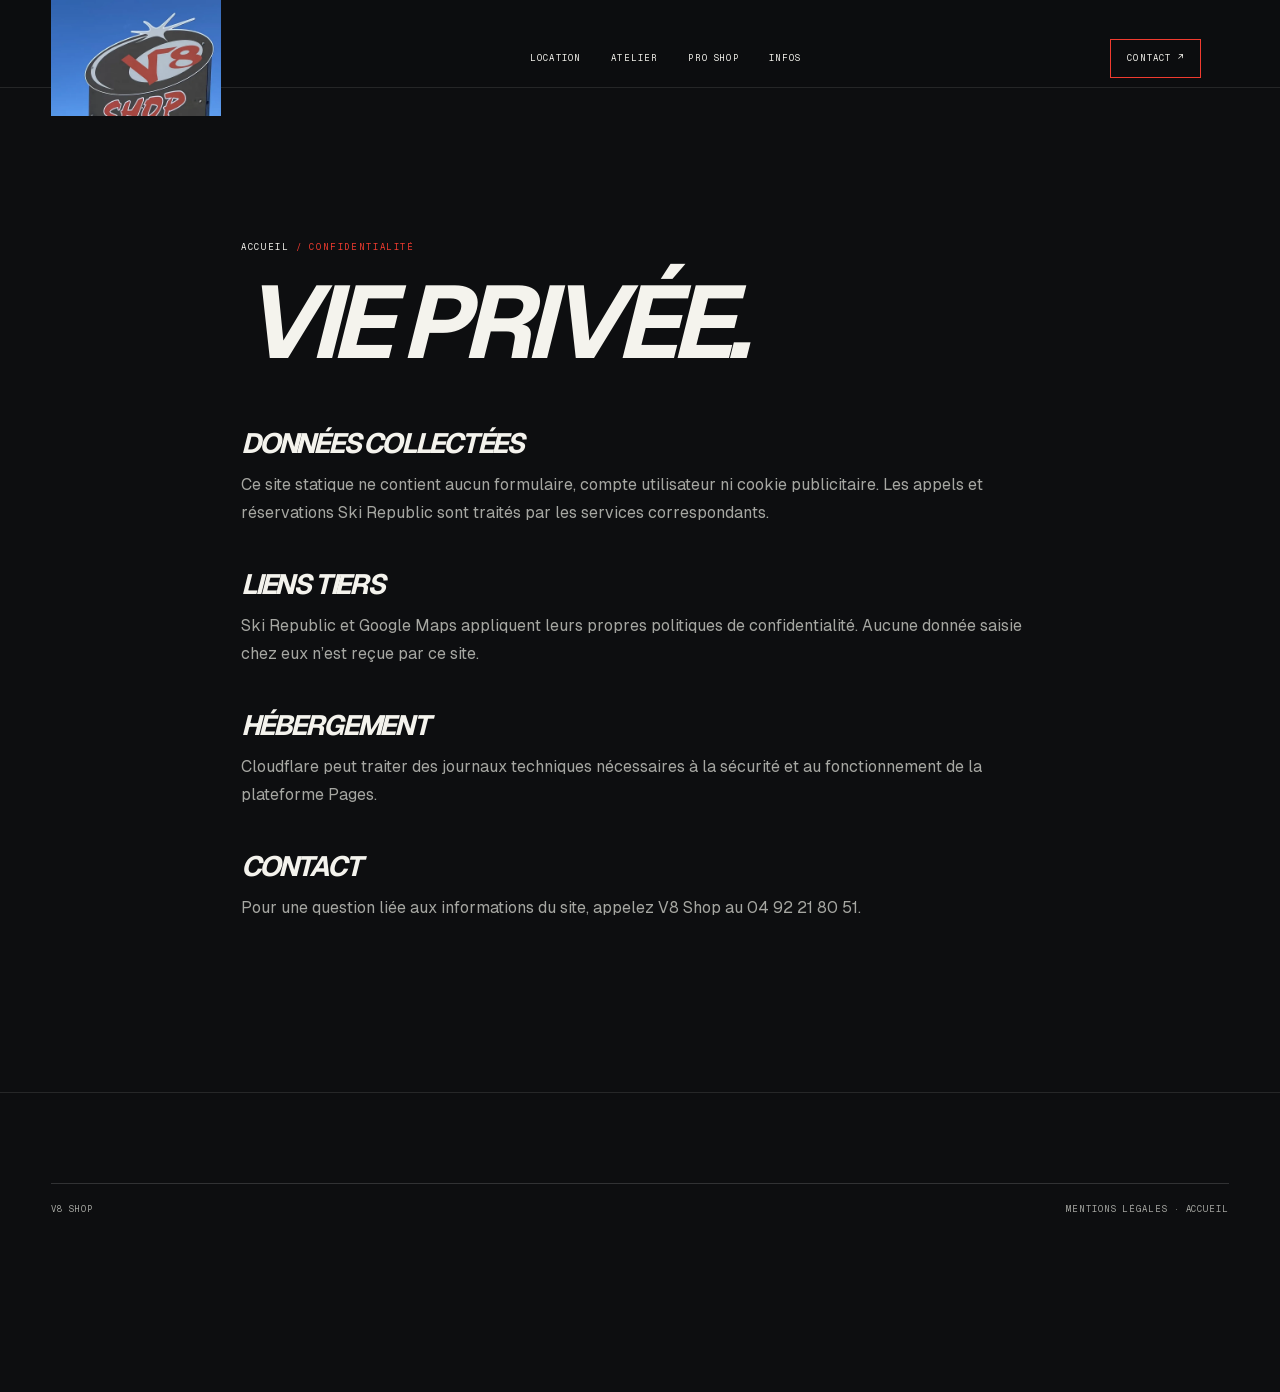
<file: confidentialite.html>
<!doctype html><html lang="fr"><head><meta charset="utf-8"><meta name="viewport" content="width=device-width,initial-scale=1"><meta name="robots" content="noindex"><title>Confidentialité — V8 Shop</title><link rel="stylesheet" href="styles.css"><link rel="stylesheet" href="pages.css"><link rel="stylesheet" href="mobile.css"></head><body class="inner"><header class="header"><a href="index.html" class="logo brand-photo"><img src="assets/logo-original.webp" alt="V8 Shop"></a><nav><a href="location.html">Location</a><a href="atelier.html">Atelier</a><a href="pro-shop.html">Pro shop</a><a href="infos-pratiques.html">Infos</a></nav><button class="mobile-menu" aria-expanded="false">Menu</button><a class="reserve" href="contact.html">Contact ↗</a></header><main class="inner-main"><section class="content-section legal"><div class="crumb"><a href="index.html">Accueil</a> / Confidentialité</div><h1>Vie privée.</h1><h2>Données collectées</h2><p>Ce site statique ne contient aucun formulaire, compte utilisateur ni cookie publicitaire. Les appels et réservations Ski Republic sont traités par les services correspondants.</p><h2>Liens tiers</h2><p>Ski Republic et Google Maps appliquent leurs propres politiques de confidentialité. Aucune donnée saisie chez eux n’est reçue par ce site.</p><h2>Hébergement</h2><p>Cloudflare peut traiter des journaux techniques nécessaires à la sécurité et au fonctionnement de la plateforme Pages.</p><h2>Contact</h2><p>Pour une question liée aux informations du site, appelez V8 Shop au <a href="tel:+33492218051">04 92 21 80 51</a>.</p></section></main><footer class="inner-footer"><div class="inner-footer-bottom"><span>V8 Shop</span><span><a href="mentions-legales.html">Mentions légales</a> · <a href="index.html">Accueil</a></span></div></footer><script src="pages.js"></script></body></html>
</file>
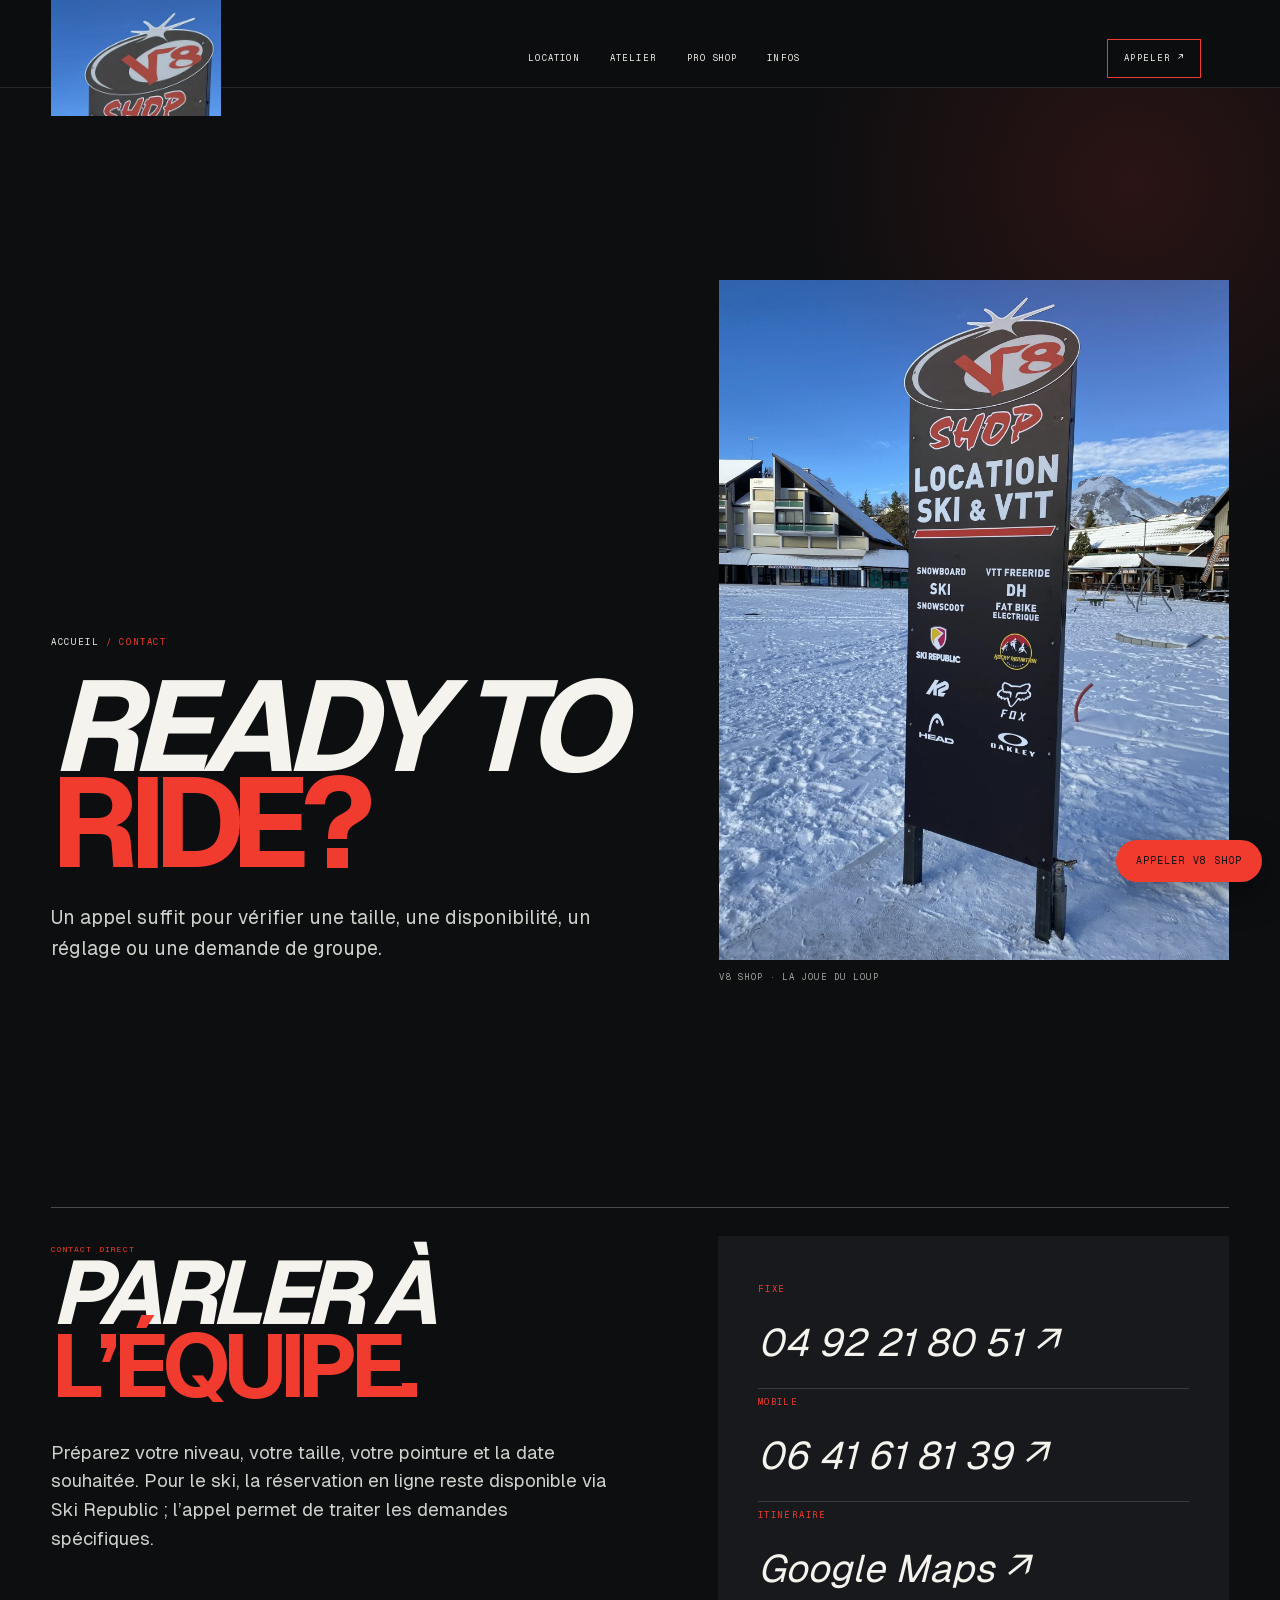
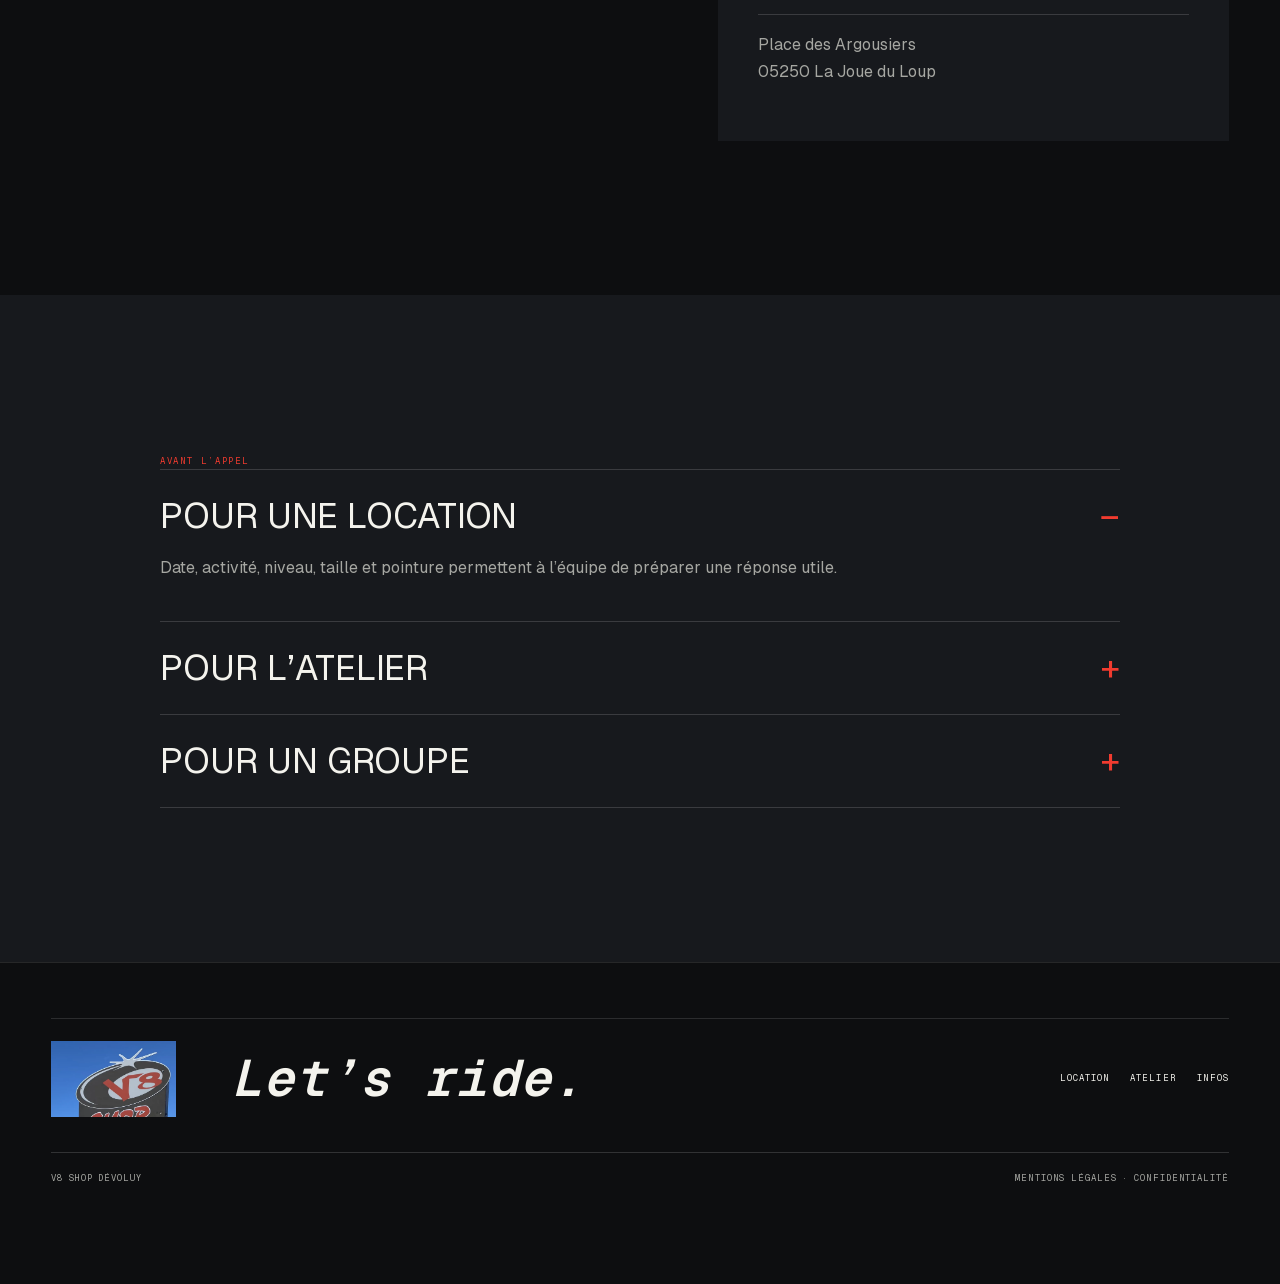
<file: contact.html>
<!doctype html><html lang="fr"><head><meta charset="utf-8"><meta name="viewport" content="width=device-width,initial-scale=1"><meta name="description" content="Contacter V8 Shop pour une réservation, un réglage ou une disponibilité."><title>Contact — V8 Shop</title><link rel="icon" href="favicon.svg"><link rel="stylesheet" href="styles.css"><link rel="stylesheet" href="pages.css"><link rel="stylesheet" href="mobile.css"></head><body class="inner"><header class="header"><a href="index.html" class="logo brand-photo"><img src="assets/logo-original.webp" alt="V8 Shop"></a><nav><a href="location.html">Location</a><a href="atelier.html">Atelier</a><a href="pro-shop.html">Pro shop</a><a href="infos-pratiques.html">Infos</a></nav><button class="mobile-menu" aria-expanded="false">Menu</button><a class="reserve" href="tel:+33492218051">Appeler ↗</a></header><main class="inner-main"><section class="inner-hero"><div class="inner-hero-copy"><div class="crumb"><a href="index.html">Accueil</a> / Contact</div><h1>Ready to<br><em>ride?</em></h1><p>Un appel suffit pour vérifier une taille, une disponibilité, un réglage ou une demande de groupe.</p></div><figure><img src="assets/sign.webp" alt="Panneau V8 Shop devant le front de neige"><figcaption>V8 Shop · La Joue du Loup</figcaption></figure></section><section class="content-section"><div class="contact-grid"><div class="contact-copy"><span class="mono">CONTACT DIRECT</span><h2>Parler à<br><em>l’équipe.</em></h2><p class="rich-copy">Préparez votre niveau, votre taille, votre pointure et la date souhaitée. Pour le ski, la réservation en ligne reste disponible via Ski Republic ; l’appel permet de traiter les demandes spécifiques.</p></div><aside class="contact-card"><span>FIXE</span><a href="tel:+33492218051">04 92 21 80 51 ↗</a><span>MOBILE</span><a href="tel:+33641618139">06 41 61 81 39 ↗</a><span>ITINÉRAIRE</span><a href="https://www.google.com/maps/search/?api=1&query=V8+Shop+La+Joue+du+Loup" target="_blank" rel="noopener">Google Maps ↗</a><p>Place des Argousiers<br>05250 La Joue du Loup</p></aside></div></section><section class="content-section" style="background:#17191d"><div class="faq"><span class="mono">AVANT L’APPEL</span><details open><summary>Pour une location</summary><p>Date, activité, niveau, taille et pointure permettent à l’équipe de préparer une réponse utile.</p></details><details><summary>Pour l’atelier</summary><p>Décrivez le matériel, le problème constaté et le délai souhaité avant de déposer quoi que ce soit.</p></details><details><summary>Pour un groupe</summary><p>Précisez l’effectif et la pratique envisagée ; l’équipe pourra indiquer les possibilités de location.</p></details></div></section></main><footer class="inner-footer"><div class="inner-footer-top"><img src="assets/logo-original.webp" alt="V8 Shop"><strong>Let’s ride.</strong><nav><a href="location.html">Location</a><a href="atelier.html">Atelier</a><a href="infos-pratiques.html">Infos</a></nav></div><div class="inner-footer-bottom"><span>V8 Shop Dévoluy</span><span><a href="mentions-legales.html">Mentions légales</a> · <a href="confidentialite.html">Confidentialité</a></span></div></footer><a class="sticky-phone" href="tel:+33492218051">Appeler V8 Shop</a><script src="pages.js"></script></body></html>
</file>
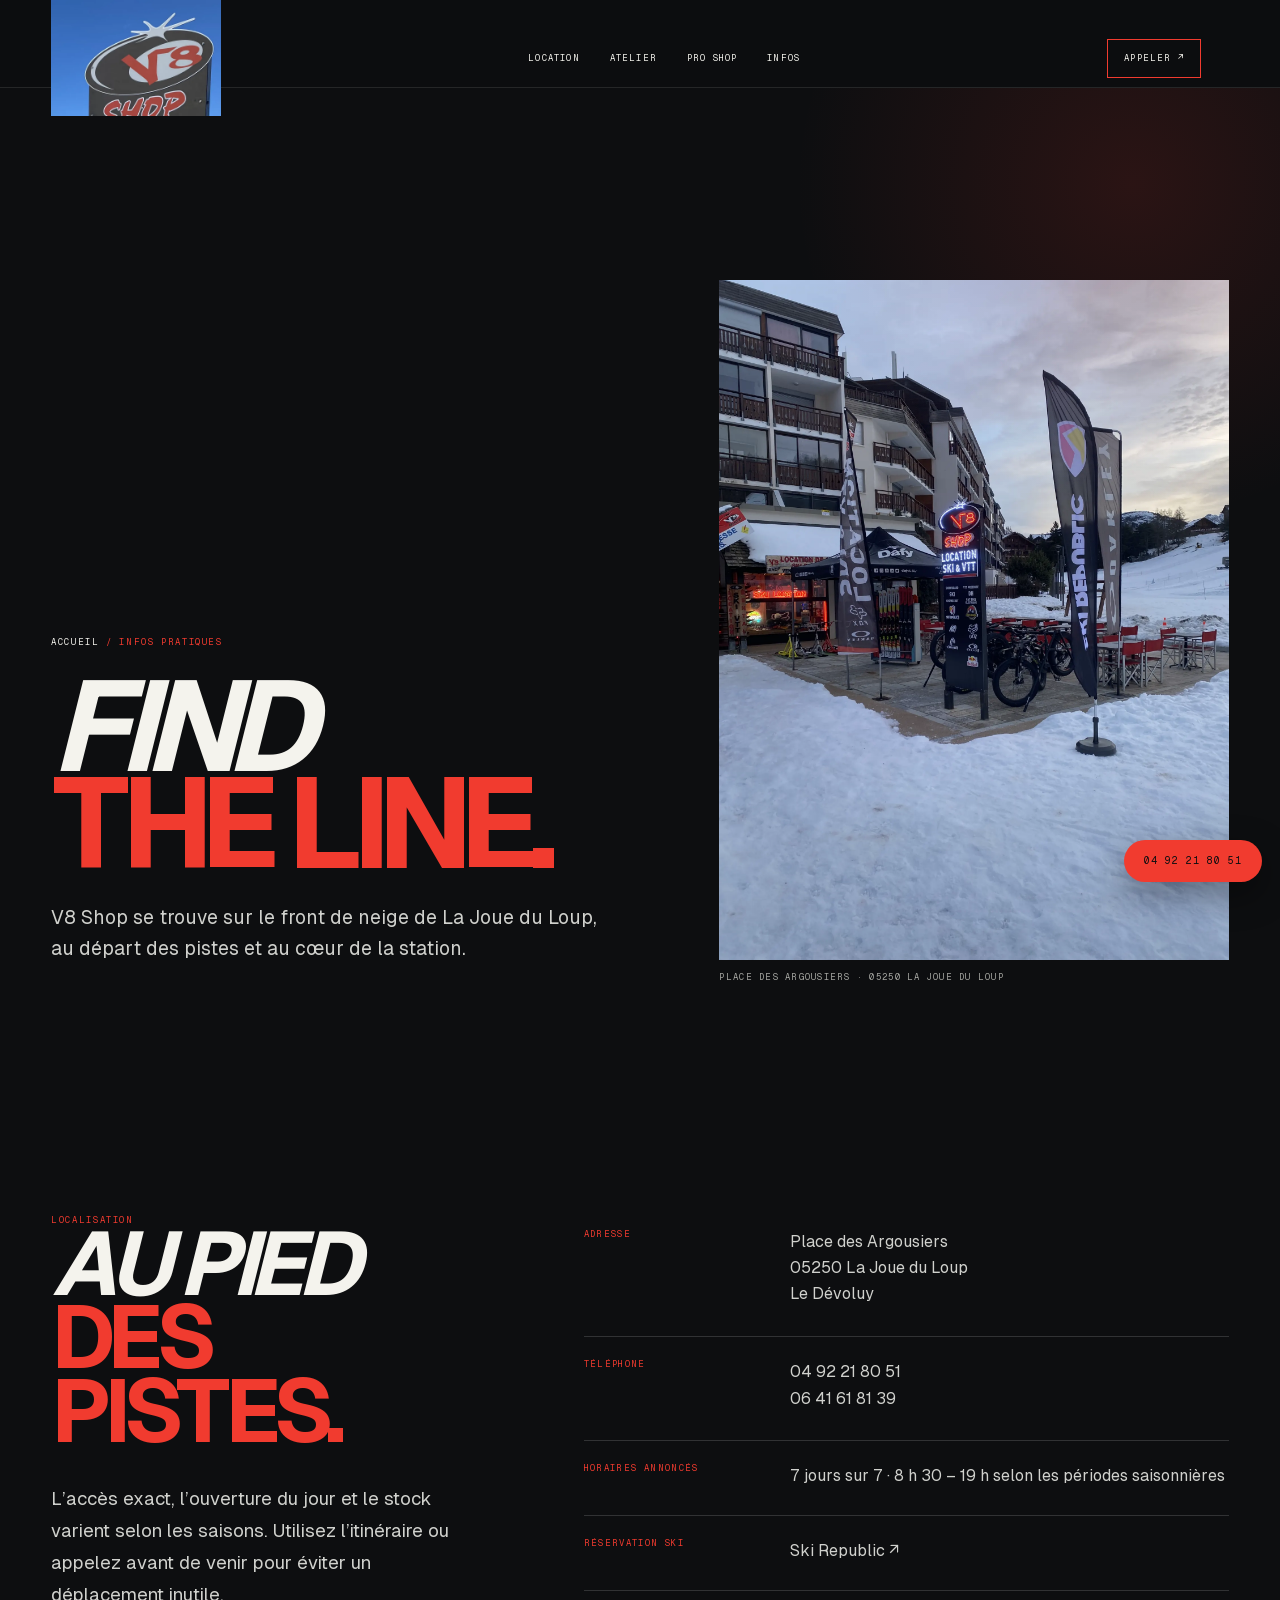
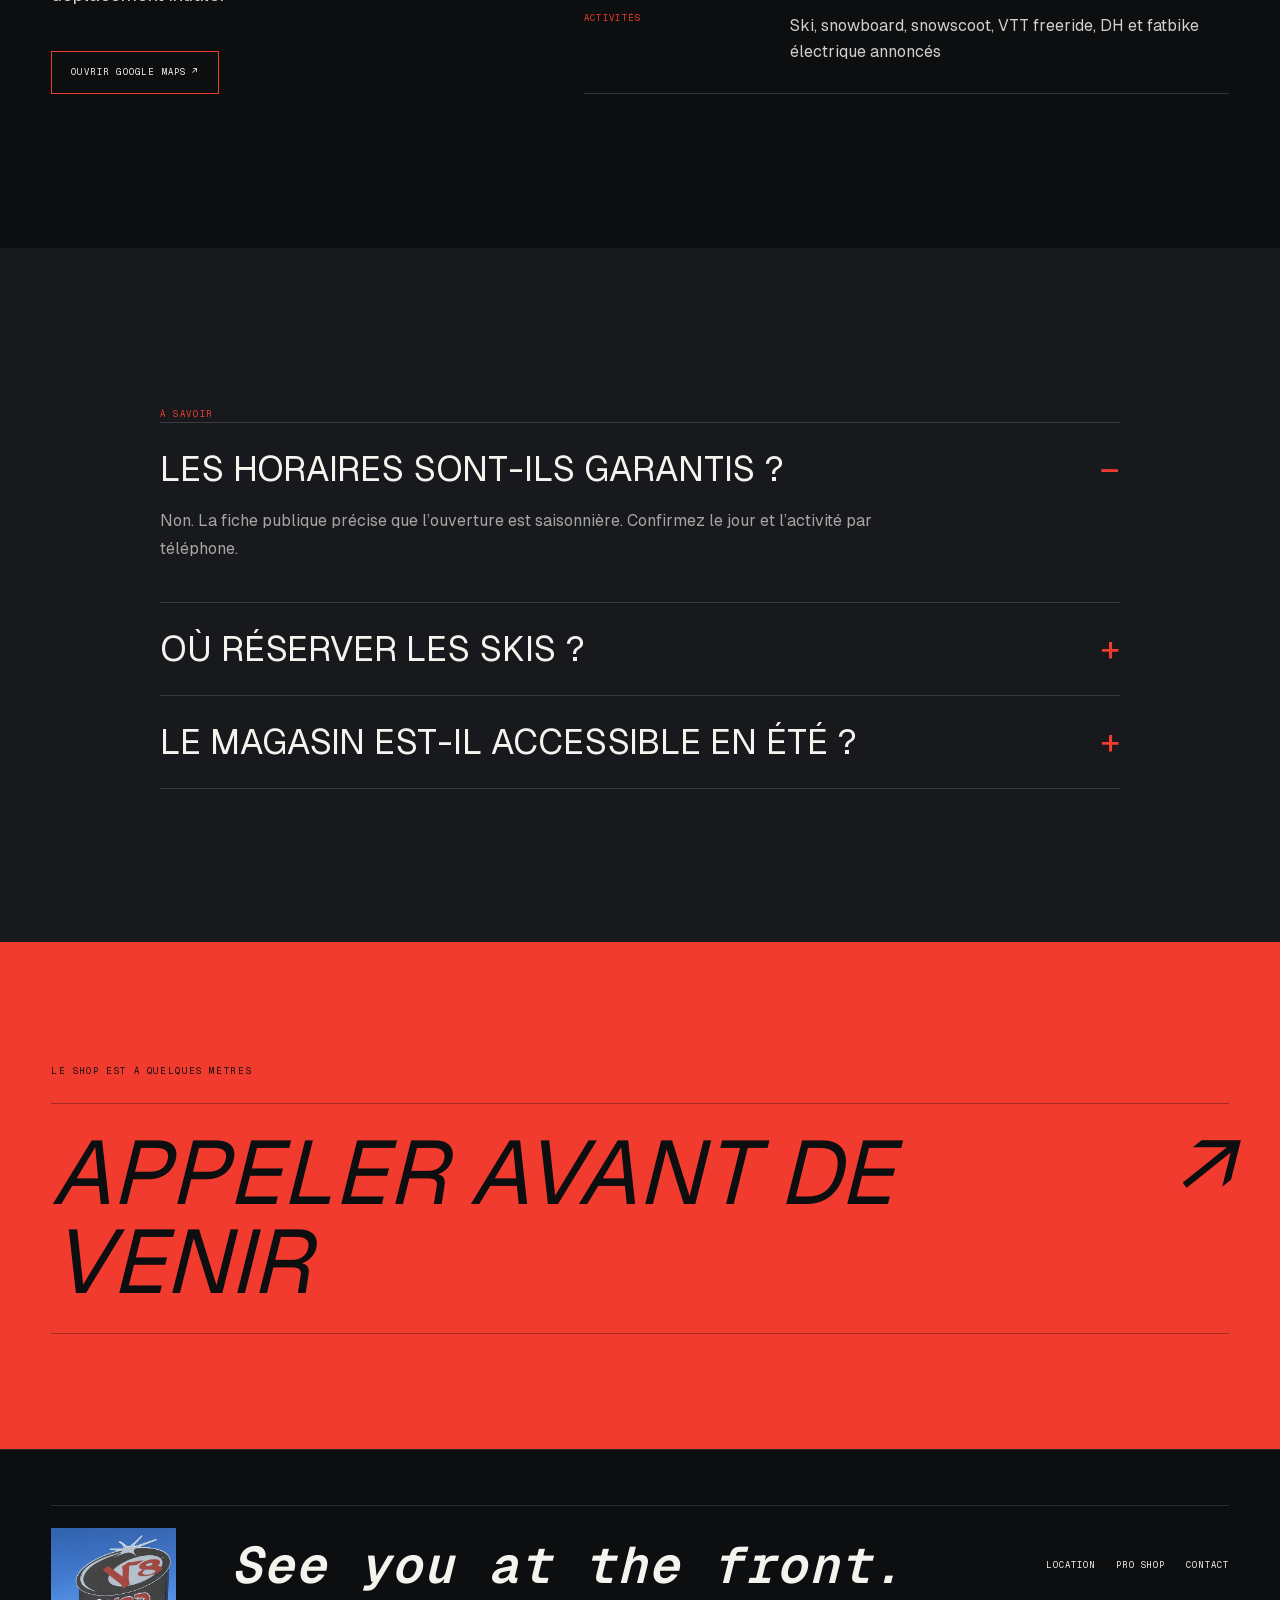
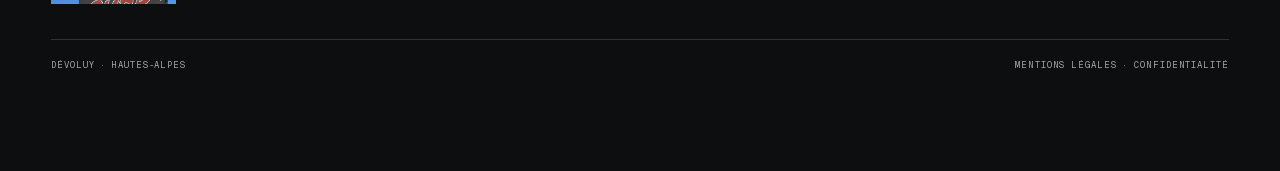
<file: infos-pratiques.html>
<!doctype html><html lang="fr"><head><meta charset="utf-8"><meta name="viewport" content="width=device-width,initial-scale=1"><meta name="description" content="Adresse, horaires saisonniers et accès à V8 Shop Dévoluy."><title>Infos pratiques — V8 Shop</title><link rel="icon" href="favicon.svg"><link rel="stylesheet" href="styles.css"><link rel="stylesheet" href="pages.css"><link rel="stylesheet" href="mobile.css"></head><body class="inner"><header class="header"><a href="index.html" class="logo brand-photo"><img src="assets/logo-original.webp" alt="V8 Shop"></a><nav><a href="location.html">Location</a><a href="atelier.html">Atelier</a><a href="pro-shop.html">Pro shop</a><a href="infos-pratiques.html" aria-current="page">Infos</a></nav><button class="mobile-menu" aria-expanded="false">Menu</button><a class="reserve" href="tel:+33492218051">Appeler ↗</a></header><main class="inner-main"><section class="inner-hero"><div class="inner-hero-copy"><div class="crumb"><a href="index.html">Accueil</a> / Infos pratiques</div><h1>Find<br><em>the line.</em></h1><p>V8 Shop se trouve sur le front de neige de La Joue du Loup, au départ des pistes et au cœur de la station.</p></div><figure><img src="assets/shop.webp" alt="V8 Shop au front de neige de La Joue du Loup"><figcaption>Place des Argousiers · 05250 La Joue du Loup</figcaption></figure></section><section class="content-section"><div class="info-grid"><div><span class="mono">LOCALISATION</span><h2>Au pied<br><em>des pistes.</em></h2><p class="rich-copy">L’accès exact, l’ouverture du jour et le stock varient selon les saisons. Utilisez l’itinéraire ou appelez avant de venir pour éviter un déplacement inutile.</p><a class="button" href="https://www.google.com/maps/search/?api=1&query=V8+Shop+Place+des+Argousiers+La+Joue+du+Loup" target="_blank" rel="noopener">Ouvrir Google Maps ↗</a></div><table class="info-table"><tr><th>Adresse</th><td>Place des Argousiers<br>05250 La Joue du Loup<br>Le Dévoluy</td></tr><tr><th>Téléphone</th><td><a href="tel:+33492218051">04 92 21 80 51</a><br><a href="tel:+33641618139">06 41 61 81 39</a></td></tr><tr><th>Horaires annoncés</th><td>7 jours sur 7 · 8 h 30 – 19 h selon les périodes saisonnières</td></tr><tr><th>Réservation ski</th><td><a href="https://www.ski-republic.com/stations-ski/la-joue-du-loup/v8-shop" target="_blank" rel="noopener">Ski Republic ↗</a></td></tr><tr><th>Activités</th><td>Ski, snowboard, snowscoot, VTT freeride, DH et fatbike électrique annoncés</td></tr></table></div></section><section class="content-section" style="background:#17191d"><div class="faq"><span class="mono">À SAVOIR</span><details open><summary>Les horaires sont-ils garantis ?</summary><p>Non. La fiche publique précise que l’ouverture est saisonnière. Confirmez le jour et l’activité par téléphone.</p></details><details><summary>Où réserver les skis ?</summary><p>La réservation ski passe par la page V8 Shop du réseau Ski Republic, accessible depuis le bouton Réserver.</p></details><details><summary>Le magasin est-il accessible en été ?</summary><p>V8 communique une offre VTT et fatbike. Les dates et conditions sont à vérifier directement avec l’équipe.</p></details></div></section><section class="cta-strip"><small>Le shop est à quelques mètres</small><a href="tel:+33492218051">Appeler avant de venir <span>↗</span></a></section></main><footer class="inner-footer"><div class="inner-footer-top"><img src="assets/logo-original.webp" alt="V8 Shop"><strong>See you at the front.</strong><nav><a href="location.html">Location</a><a href="pro-shop.html">Pro shop</a><a href="contact.html">Contact</a></nav></div><div class="inner-footer-bottom"><span>Dévoluy · Hautes-Alpes</span><span><a href="mentions-legales.html">Mentions légales</a> · <a href="confidentialite.html">Confidentialité</a></span></div></footer><a class="sticky-phone" href="tel:+33492218051">04 92 21 80 51</a><script src="pages.js"></script></body></html>
</file>
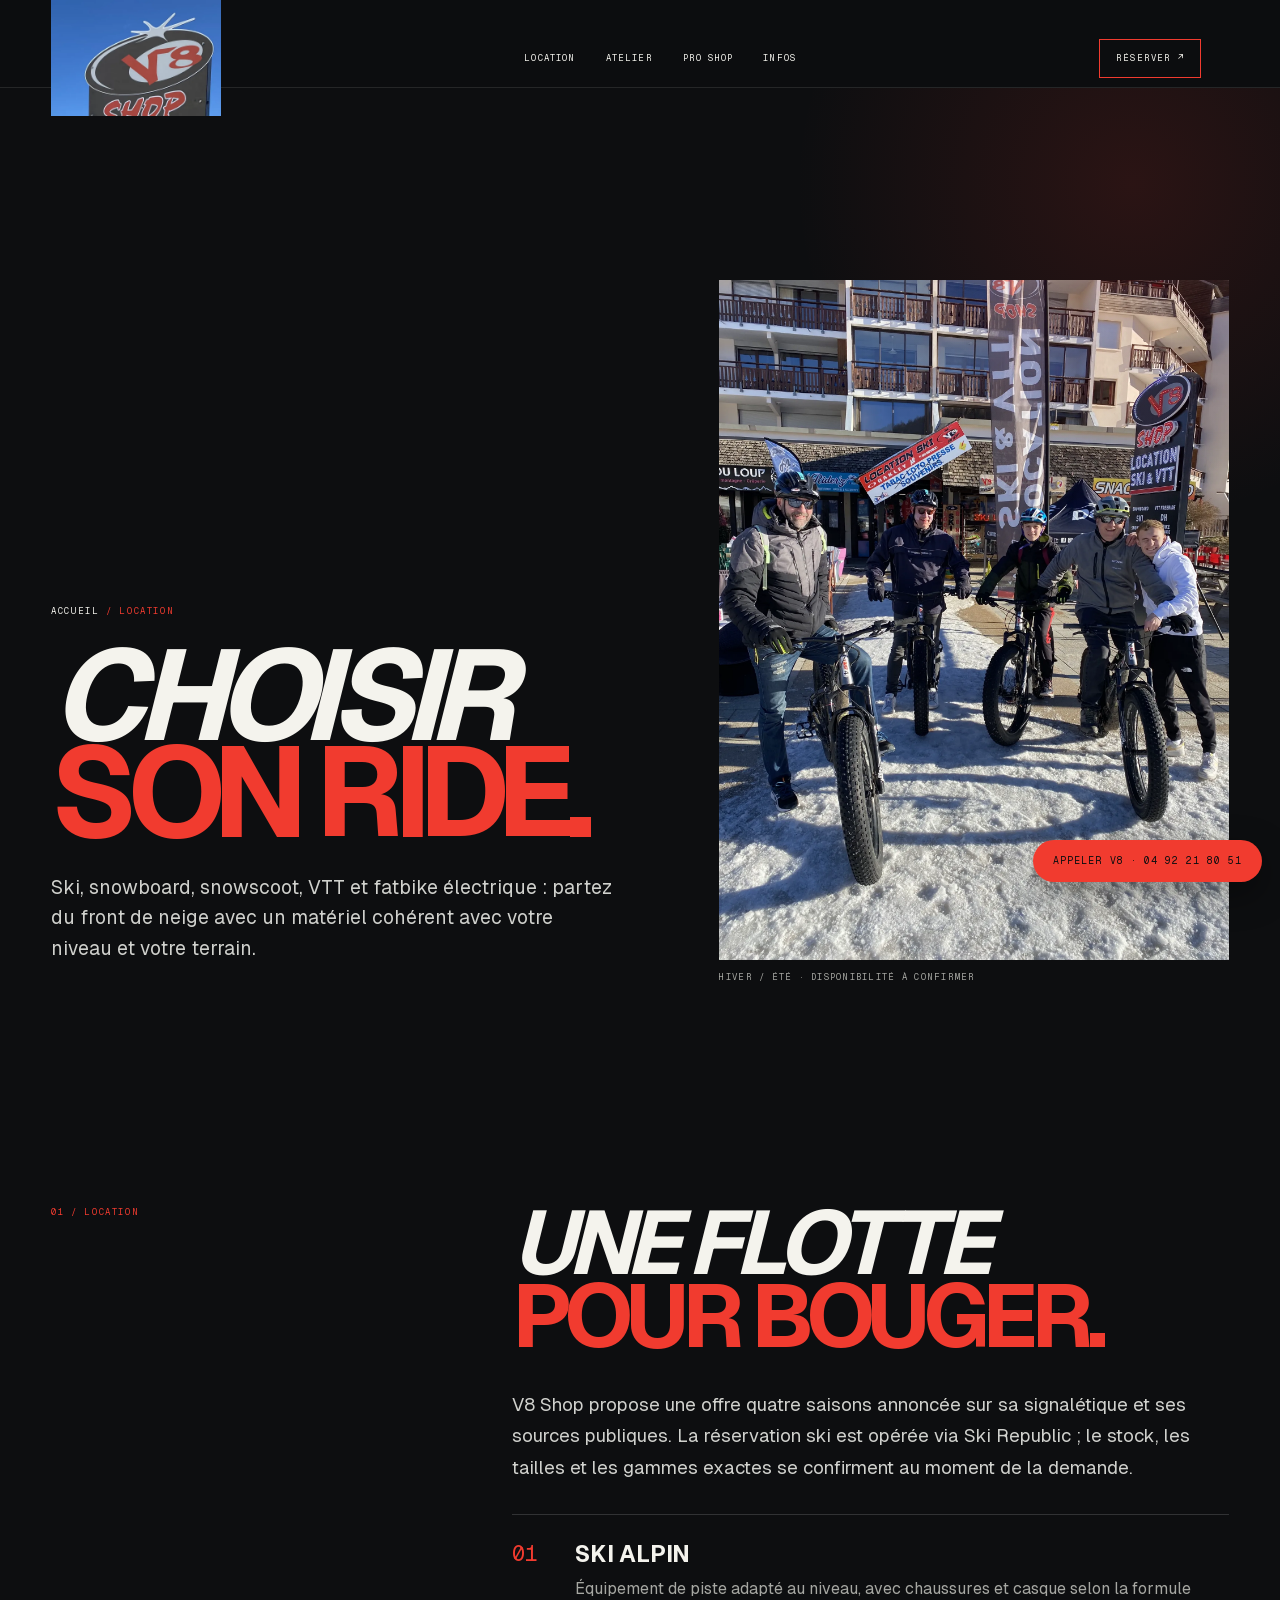
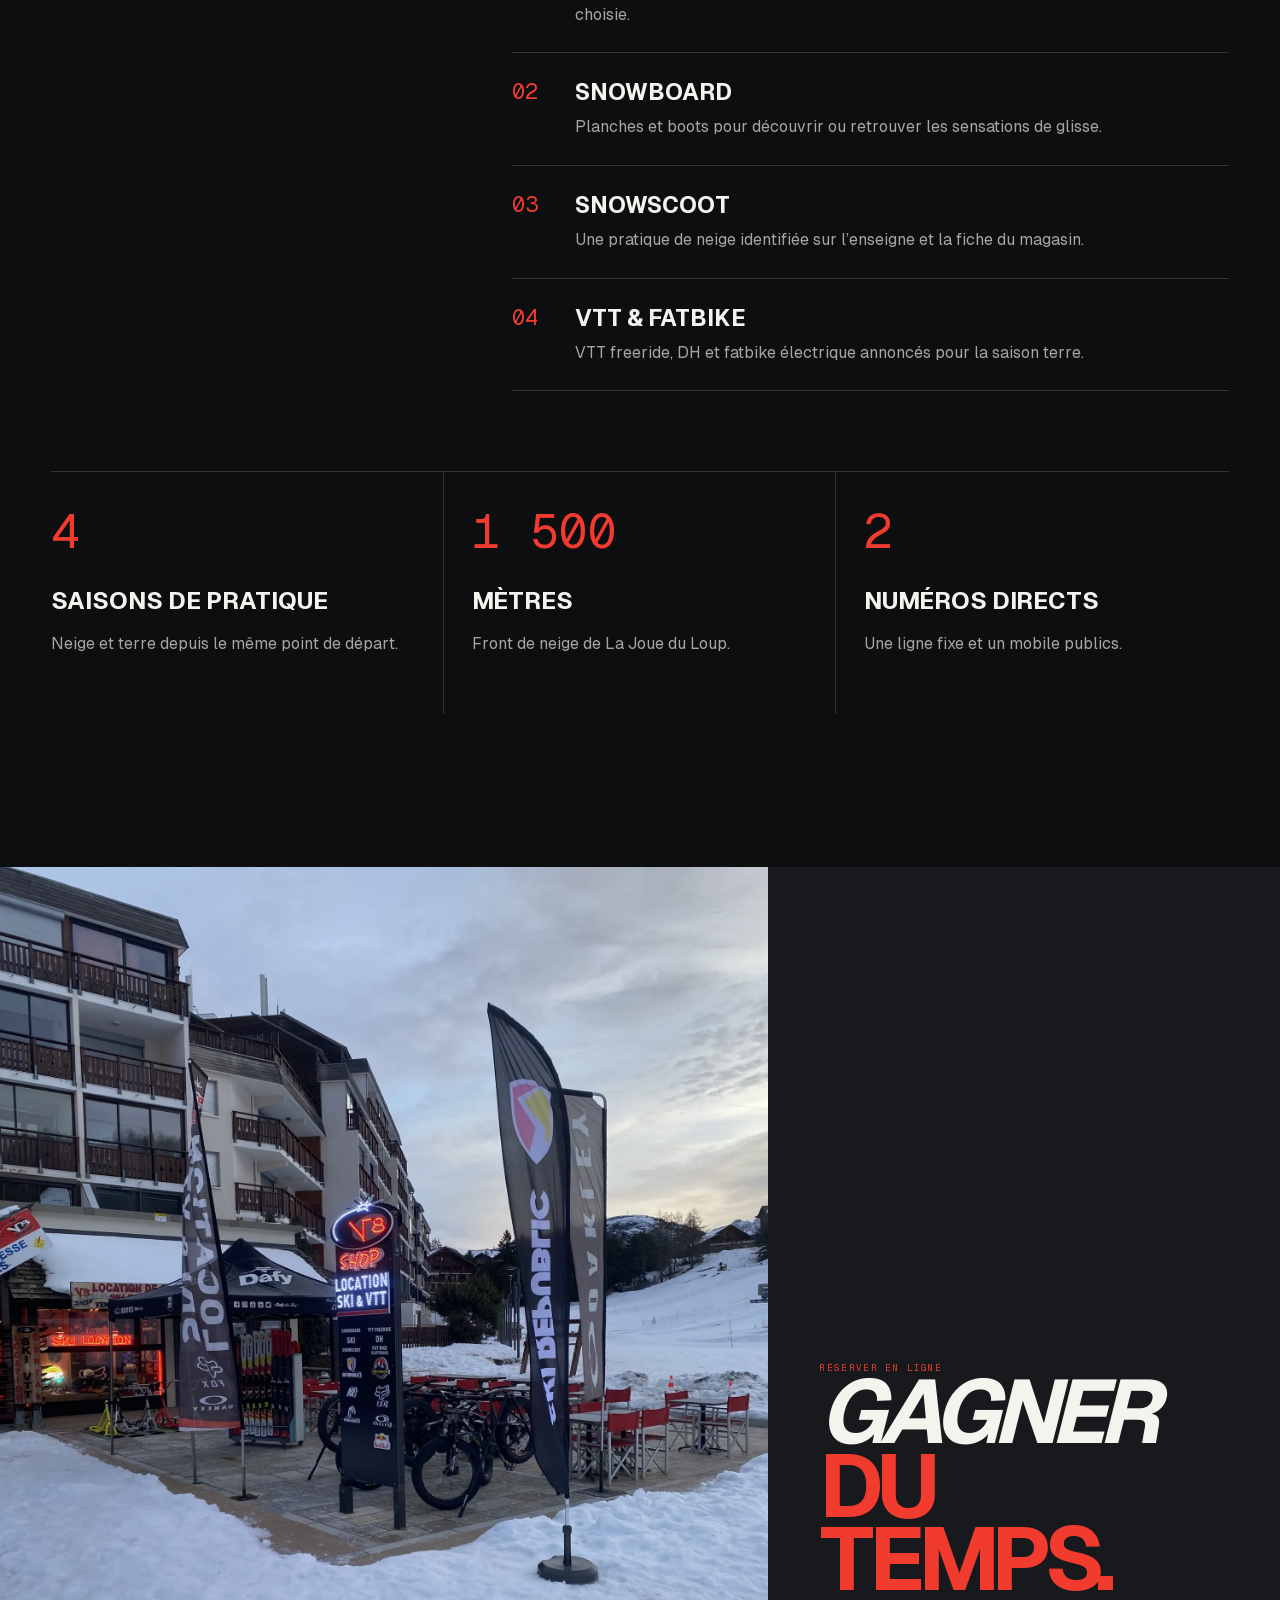
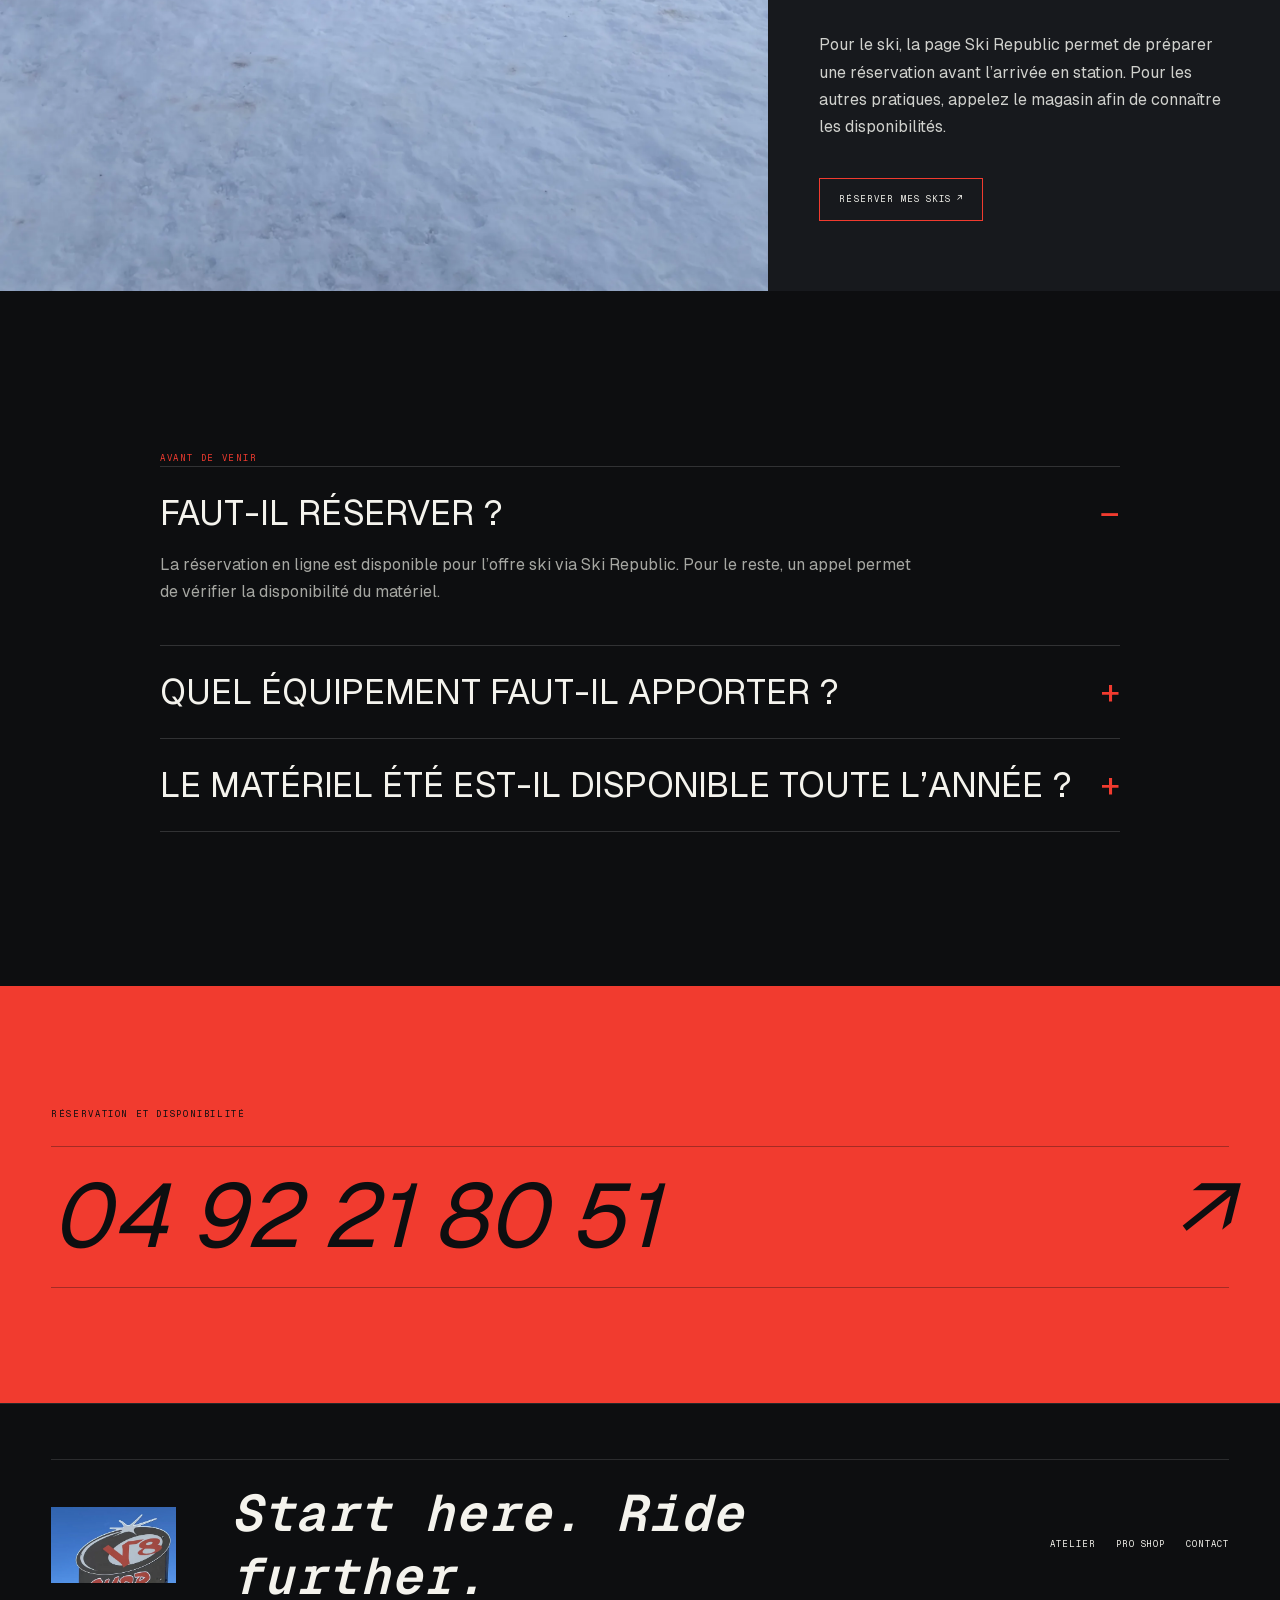
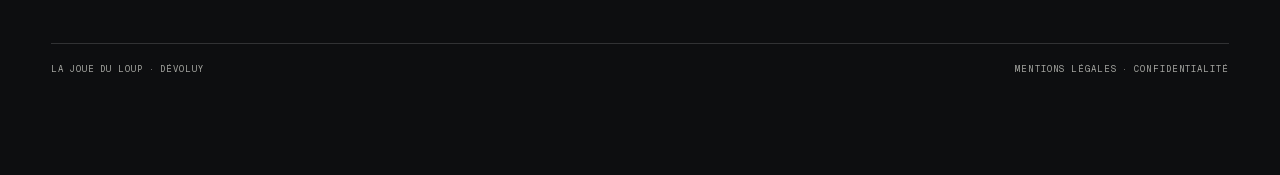
<file: location.html>
<!doctype html><html lang="fr"><head><meta charset="utf-8"><meta name="viewport" content="width=device-width,initial-scale=1"><meta name="description" content="Location ski, snowboard, snowscoot, VTT et fatbike chez V8 Shop à La Joue du Loup."><title>Location — V8 Shop Dévoluy</title><link rel="icon" href="favicon.svg"><link rel="stylesheet" href="styles.css"><link rel="stylesheet" href="pages.css"><link rel="stylesheet" href="mobile.css"></head><body class="inner"><header class="header"><a href="index.html" class="logo brand-photo"><img src="assets/logo-original.webp" alt="V8 Shop"></a><nav><a href="location.html" aria-current="page">Location</a><a href="atelier.html">Atelier</a><a href="pro-shop.html">Pro shop</a><a href="infos-pratiques.html">Infos</a></nav><button class="mobile-menu" aria-expanded="false">Menu</button><a class="reserve" href="https://www.ski-republic.com/stations-ski/la-joue-du-loup/v8-shop" target="_blank" rel="noopener">Réserver ↗</a></header><main class="inner-main"><section class="inner-hero"><div class="inner-hero-copy"><div class="crumb"><a href="index.html">Accueil</a> / Location</div><h1>Choisir<br><em>son ride.</em></h1><p>Ski, snowboard, snowscoot, VTT et fatbike électrique : partez du front de neige avec un matériel cohérent avec votre niveau et votre terrain.</p></div><figure><img src="assets/fatbike.webp" alt="Fatbike électrique en montagne"><figcaption>Hiver / été · disponibilité à confirmer</figcaption></figure></section><section class="content-section"><div class="section-grid"><span class="mono">01 / LOCATION</span><div><h2>Une flotte<br><em>pour bouger.</em></h2><p class="rich-copy">V8 Shop propose une offre quatre saisons annoncée sur sa signalétique et ses sources publiques. La réservation ski est opérée via Ski Republic ; le stock, les tailles et les gammes exactes se confirment au moment de la demande.</p><div class="offer-list"><article class="offer"><span>01</span><div><h3>Ski alpin</h3><p>Équipement de piste adapté au niveau, avec chaussures et casque selon la formule choisie.</p></div></article><article class="offer"><span>02</span><div><h3>Snowboard</h3><p>Planches et boots pour découvrir ou retrouver les sensations de glisse.</p></div></article><article class="offer"><span>03</span><div><h3>Snowscoot</h3><p>Une pratique de neige identifiée sur l’enseigne et la fiche du magasin.</p></div></article><article class="offer"><span>04</span><div><h3>VTT & fatbike</h3><p>VTT freeride, DH et fatbike électrique annoncés pour la saison terre.</p></div></article></div></div></div><div class="fact-grid"><article class="fact"><b>4</b><h3>saisons de pratique</h3><p>Neige et terre depuis le même point de départ.</p></article><article class="fact"><b>1 500</b><h3>mètres</h3><p>Front de neige de La Joue du Loup.</p></article><article class="fact"><b>2</b><h3>numéros directs</h3><p>Une ligne fixe et un mobile publics.</p></article></div></section><section class="photo-split"><figure><img src="assets/shop.webp" alt="V8 Shop et son espace de location sur le front de neige"></figure><div class="split-copy"><span class="mono">RÉSERVER EN LIGNE</span><h2>Gagner<br><em>du temps.</em></h2><p>Pour le ski, la page Ski Republic permet de préparer une réservation avant l’arrivée en station. Pour les autres pratiques, appelez le magasin afin de connaître les disponibilités.</p><a class="button" href="https://www.ski-republic.com/stations-ski/la-joue-du-loup/v8-shop" target="_blank" rel="noopener">Réserver mes skis ↗</a></div></section><section class="content-section"><div class="faq"><span class="mono">AVANT DE VENIR</span><details open><summary>Faut-il réserver ?</summary><p>La réservation en ligne est disponible pour l’offre ski via Ski Republic. Pour le reste, un appel permet de vérifier la disponibilité du matériel.</p></details><details><summary>Quel équipement faut-il apporter ?</summary><p>Préparez votre taille, votre pointure, votre niveau et le type de terrain visé. L’équipe pourra orienter la sélection.</p></details><details><summary>Le matériel été est-il disponible toute l’année ?</summary><p>Non, les activités suivent les périodes d’ouverture et les conditions du domaine. Confirmez les dates par téléphone.</p></details></div></section><section class="cta-strip"><small>Réservation et disponibilité</small><a href="tel:+33492218051">04 92 21 80 51 <span>↗</span></a></section></main><footer class="inner-footer"><div class="inner-footer-top"><img src="assets/logo-original.webp" alt="V8 Shop"><strong>Start here. Ride further.</strong><nav><a href="atelier.html">Atelier</a><a href="pro-shop.html">Pro shop</a><a href="contact.html">Contact</a></nav></div><div class="inner-footer-bottom"><span>La Joue du Loup · Dévoluy</span><span><a href="mentions-legales.html">Mentions légales</a> · <a href="confidentialite.html">Confidentialité</a></span></div></footer><a class="sticky-phone" href="tel:+33492218051">Appeler V8 · 04 92 21 80 51</a><script src="pages.js"></script></body></html>
</file>
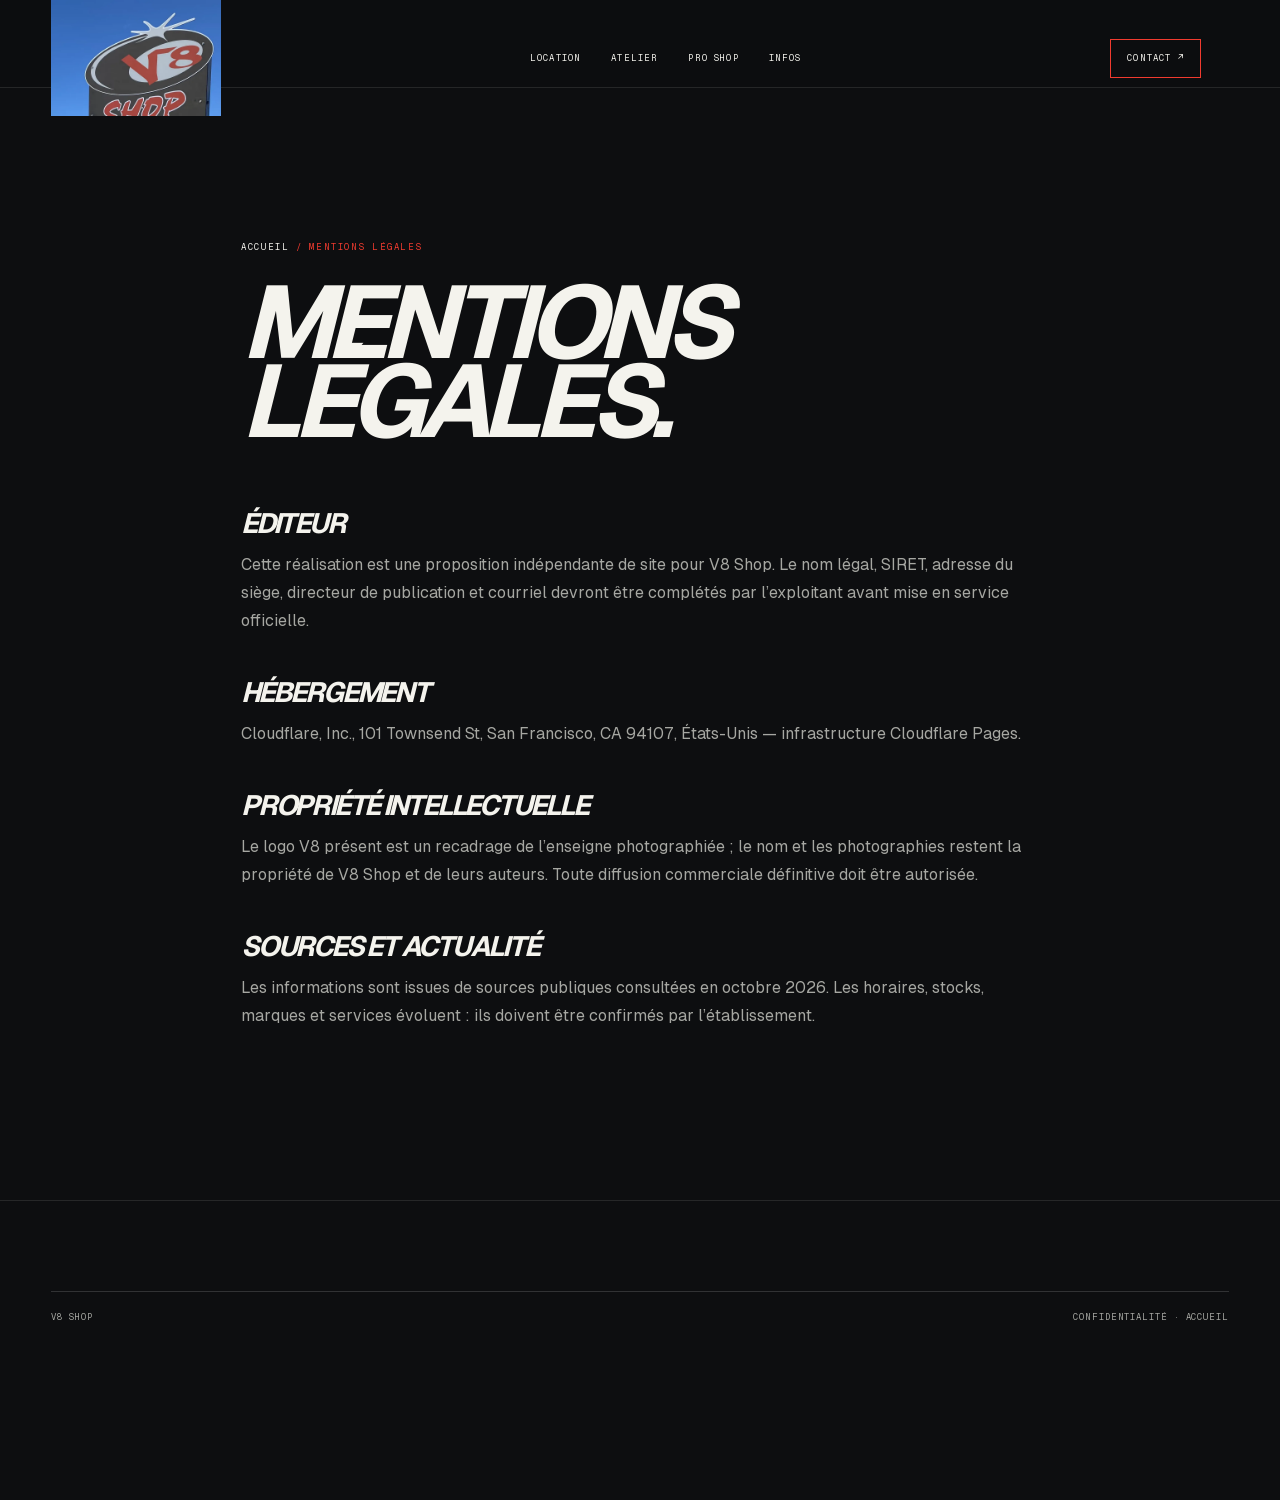
<file: mentions-legales.html>
<!doctype html><html lang="fr"><head><meta charset="utf-8"><meta name="viewport" content="width=device-width,initial-scale=1"><meta name="robots" content="noindex"><title>Mentions légales — V8 Shop</title><link rel="stylesheet" href="styles.css"><link rel="stylesheet" href="pages.css"><link rel="stylesheet" href="mobile.css"></head><body class="inner"><header class="header"><a href="index.html" class="logo brand-photo"><img src="assets/logo-original.webp" alt="V8 Shop"></a><nav><a href="location.html">Location</a><a href="atelier.html">Atelier</a><a href="pro-shop.html">Pro shop</a><a href="infos-pratiques.html">Infos</a></nav><button class="mobile-menu" aria-expanded="false">Menu</button><a class="reserve" href="contact.html">Contact ↗</a></header><main class="inner-main"><section class="content-section legal"><div class="crumb"><a href="index.html">Accueil</a> / Mentions légales</div><h1>Mentions<br>légales.</h1><h2>Éditeur</h2><p>Cette réalisation est une proposition indépendante de site pour V8 Shop. Le nom légal, SIRET, adresse du siège, directeur de publication et courriel devront être complétés par l’exploitant avant mise en service officielle.</p><h2>Hébergement</h2><p>Cloudflare, Inc., 101 Townsend St, San Francisco, CA 94107, États-Unis — infrastructure Cloudflare Pages.</p><h2>Propriété intellectuelle</h2><p>Le logo V8 présent est un recadrage de l’enseigne photographiée ; le nom et les photographies restent la propriété de V8 Shop et de leurs auteurs. Toute diffusion commerciale définitive doit être autorisée.</p><h2>Sources et actualité</h2><p>Les informations sont issues de sources publiques consultées en octobre 2026. Les horaires, stocks, marques et services évoluent : ils doivent être confirmés par l’établissement.</p></section></main><footer class="inner-footer"><div class="inner-footer-bottom"><span>V8 Shop</span><span><a href="confidentialite.html">Confidentialité</a> · <a href="index.html">Accueil</a></span></div></footer><script src="pages.js"></script></body></html>
</file>
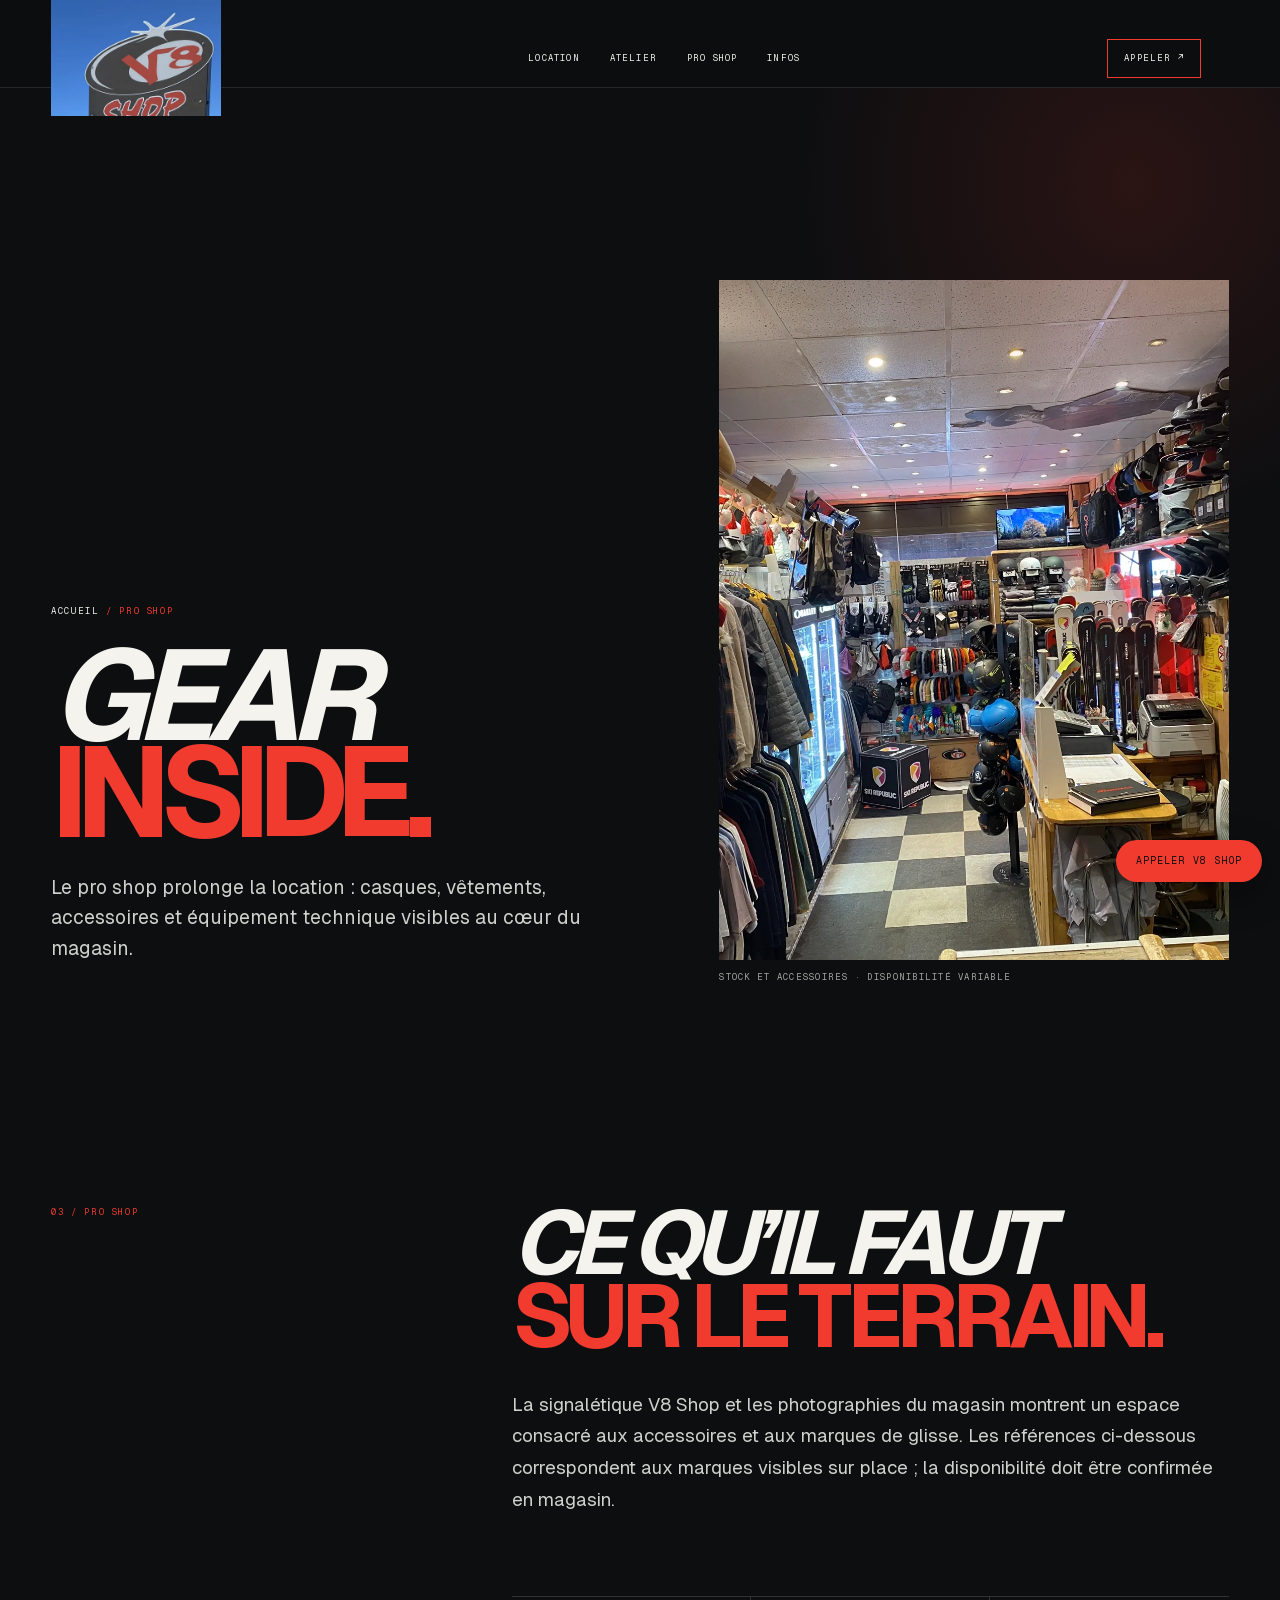
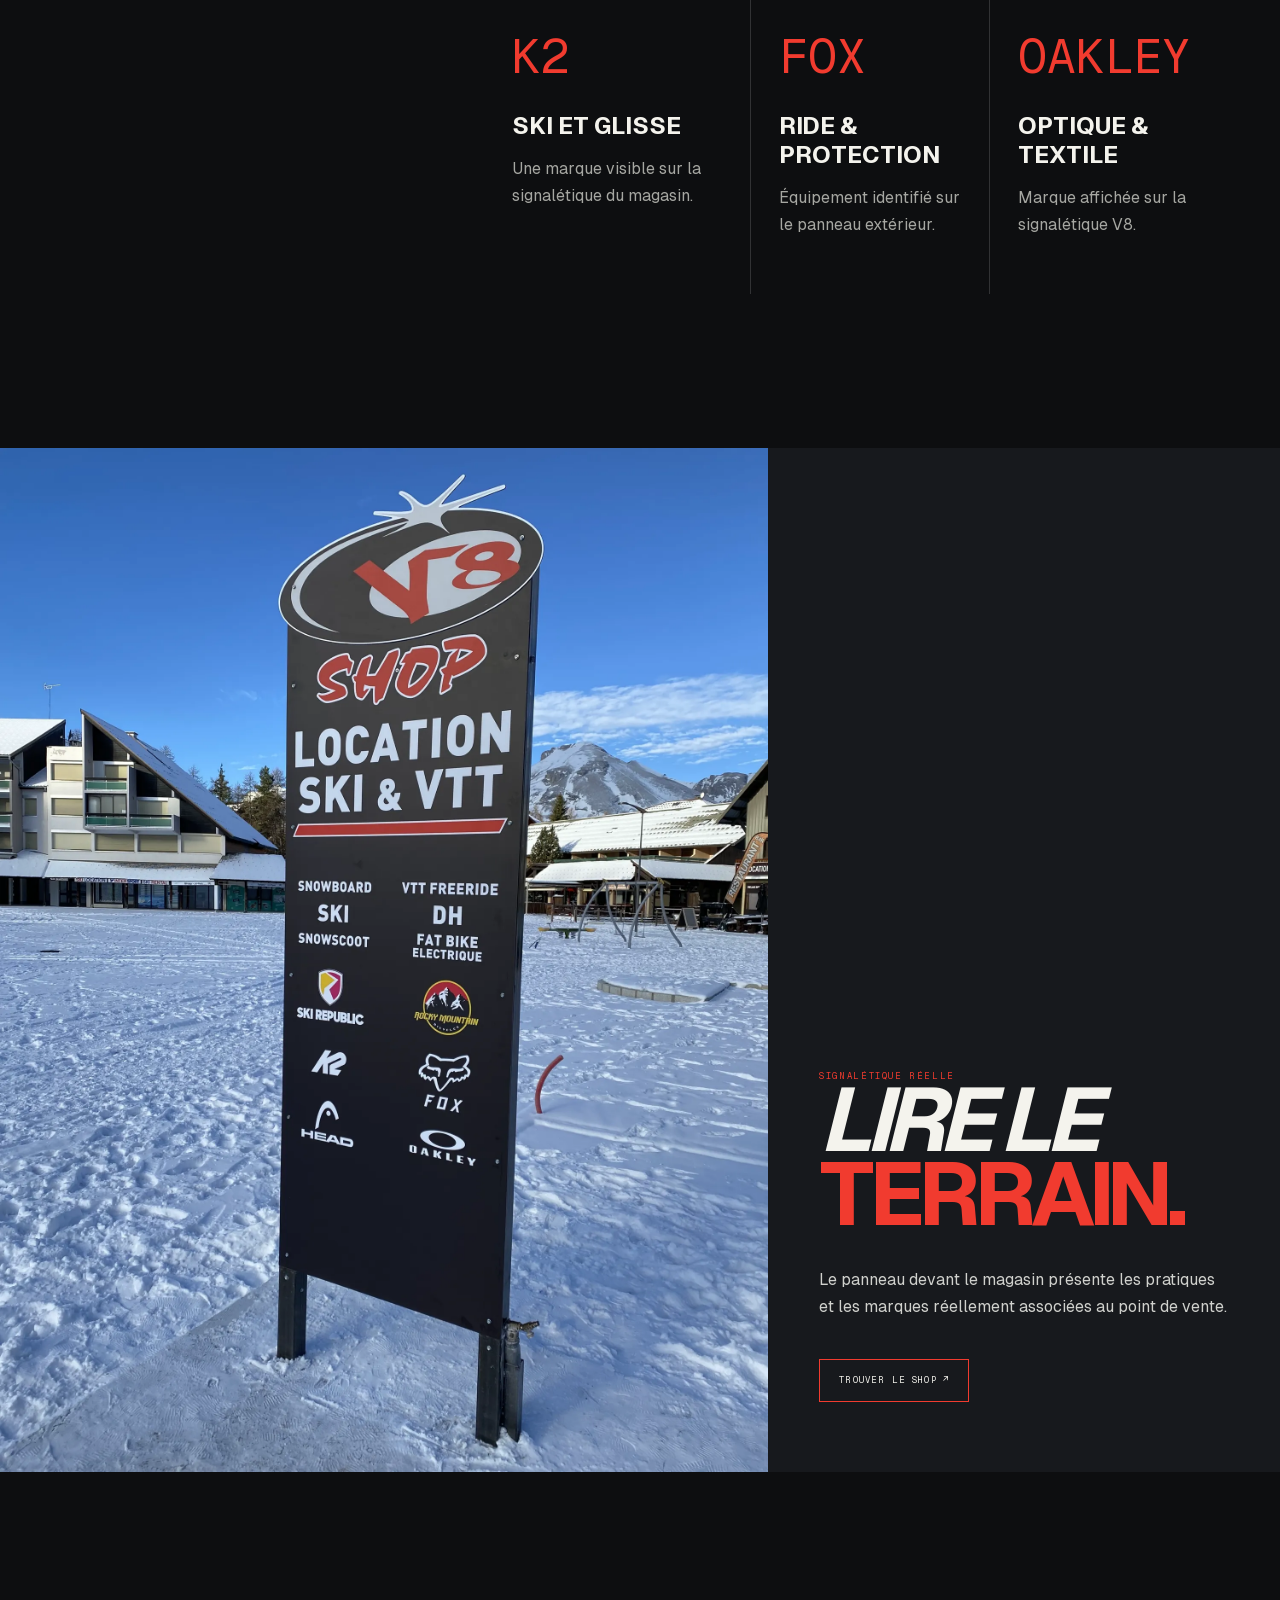
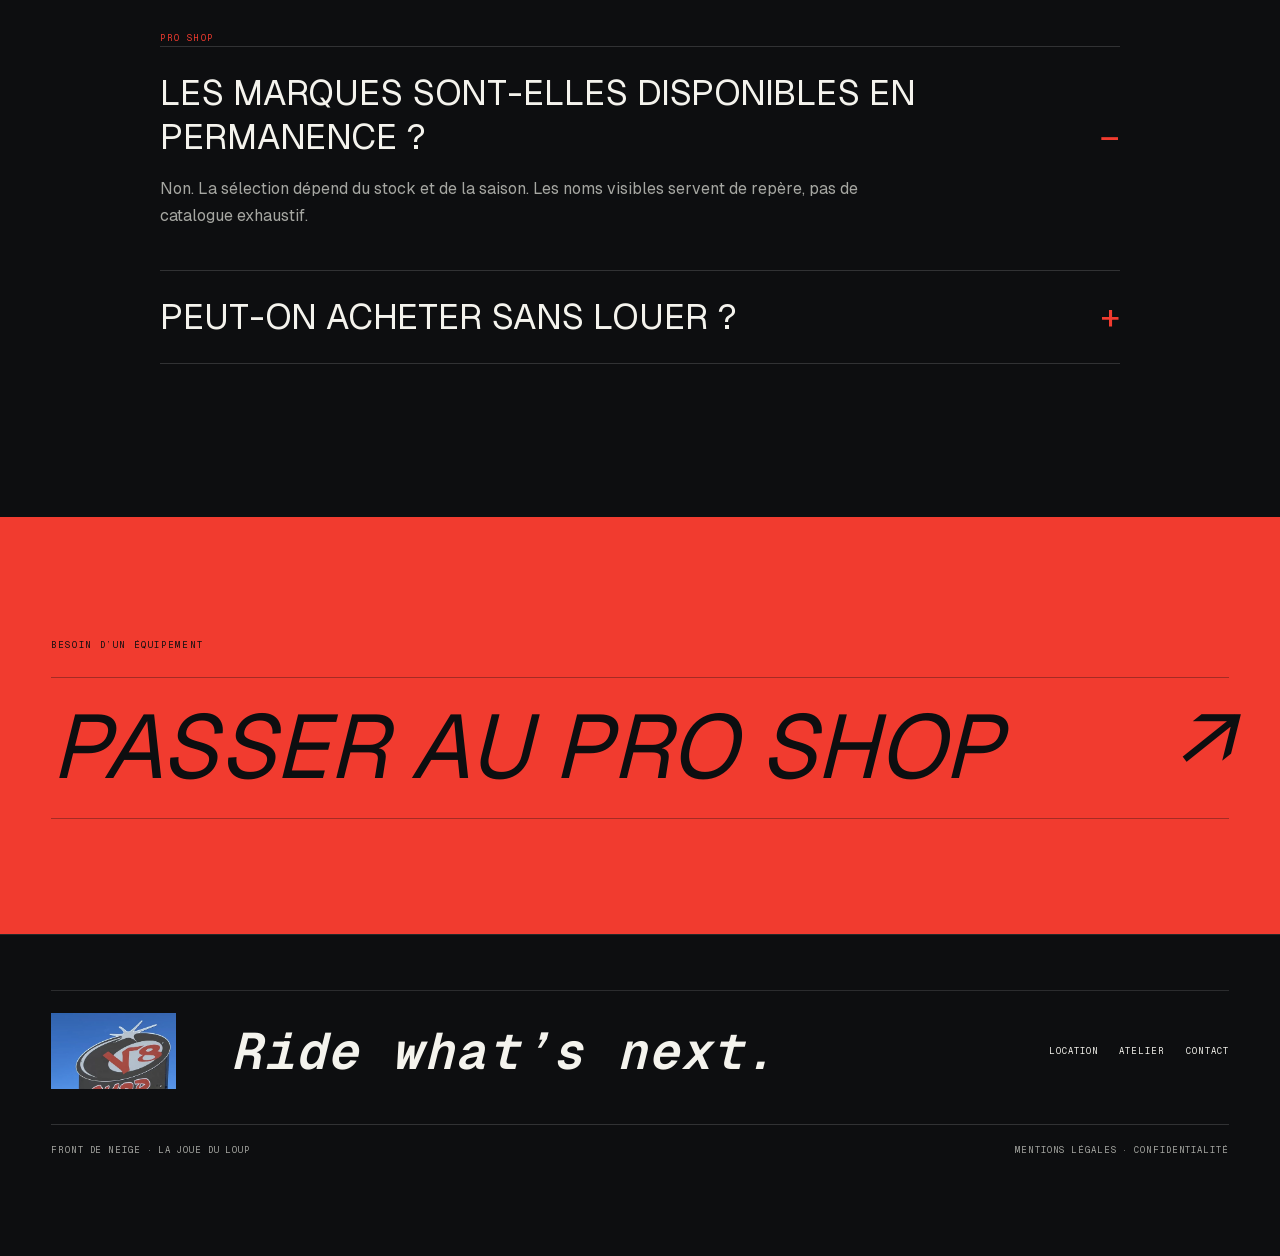
<file: pro-shop.html>
<!doctype html><html lang="fr"><head><meta charset="utf-8"><meta name="viewport" content="width=device-width,initial-scale=1"><meta name="description" content="Pro shop, accessoires et marques visibles chez V8 Shop à La Joue du Loup."><title>Pro shop — V8 Shop Dévoluy</title><link rel="icon" href="favicon.svg"><link rel="stylesheet" href="styles.css"><link rel="stylesheet" href="pages.css"><link rel="stylesheet" href="mobile.css"></head><body class="inner"><header class="header"><a href="index.html" class="logo brand-photo"><img src="assets/logo-original.webp" alt="V8 Shop"></a><nav><a href="location.html">Location</a><a href="atelier.html">Atelier</a><a href="pro-shop.html" aria-current="page">Pro shop</a><a href="infos-pratiques.html">Infos</a></nav><button class="mobile-menu" aria-expanded="false">Menu</button><a class="reserve" href="tel:+33492218051">Appeler ↗</a></header><main class="inner-main"><section class="inner-hero"><div class="inner-hero-copy"><div class="crumb"><a href="index.html">Accueil</a> / Pro shop</div><h1>Gear<br><em>inside.</em></h1><p>Le pro shop prolonge la location : casques, vêtements, accessoires et équipement technique visibles au cœur du magasin.</p></div><figure><img src="assets/interior.webp" alt="Pro shop V8 avec vêtements, casques et skis"><figcaption>Stock et accessoires · disponibilité variable</figcaption></figure></section><section class="content-section"><div class="section-grid"><span class="mono">03 / PRO SHOP</span><div><h2>Ce qu’il faut<br><em>sur le terrain.</em></h2><p class="rich-copy">La signalétique V8 Shop et les photographies du magasin montrent un espace consacré aux accessoires et aux marques de glisse. Les références ci-dessous correspondent aux marques visibles sur place ; la disponibilité doit être confirmée en magasin.</p><div class="fact-grid"><article class="fact"><b>K2</b><h3>Ski et glisse</h3><p>Une marque visible sur la signalétique du magasin.</p></article><article class="fact"><b>FOX</b><h3>Ride & protection</h3><p>Équipement identifié sur le panneau extérieur.</p></article><article class="fact"><b>OAKLEY</b><h3>Optique & textile</h3><p>Marque affichée sur la signalétique V8.</p></article></div></div></div></section><section class="photo-split"><figure><img src="assets/sign.webp" alt="Panneau V8 Shop avec les marques et activités"></figure><div class="split-copy"><span class="mono">SIGNALÉTIQUE RÉELLE</span><h2>Lire le<br><em>terrain.</em></h2><p>Le panneau devant le magasin présente les pratiques et les marques réellement associées au point de vente.</p><a class="button" href="infos-pratiques.html">Trouver le shop ↗</a></div></section><section class="content-section"><div class="faq"><span class="mono">PRO SHOP</span><details open><summary>Les marques sont-elles disponibles en permanence ?</summary><p>Non. La sélection dépend du stock et de la saison. Les noms visibles servent de repère, pas de catalogue exhaustif.</p></details><details><summary>Peut-on acheter sans louer ?</summary><p>Le pro shop est une activité distincte de la location. Appelez pour connaître les produits disponibles le jour de votre visite.</p></details></div></section><section class="cta-strip"><small>Besoin d’un équipement</small><a href="tel:+33492218051">Passer au pro shop <span>↗</span></a></section></main><footer class="inner-footer"><div class="inner-footer-top"><img src="assets/logo-original.webp" alt="V8 Shop"><strong>Ride what’s next.</strong><nav><a href="location.html">Location</a><a href="atelier.html">Atelier</a><a href="contact.html">Contact</a></nav></div><div class="inner-footer-bottom"><span>Front de neige · La Joue du Loup</span><span><a href="mentions-legales.html">Mentions légales</a> · <a href="confidentialite.html">Confidentialité</a></span></div></footer><a class="sticky-phone" href="tel:+33492218051">Appeler V8 Shop</a><script src="pages.js"></script></body></html>
</file>
<file: styles.css>
@font-face {
  font-family: Geist;
  src: url("assets/geist.woff") format("woff");
  font-display: swap;
}
@font-face {
  font-family: Mono;
  src: url("assets/geist-mono.woff") format("woff");
  font-display: swap;
}
:root {
  --black: #0d0e10;
  --white: #f4f3ed;
  --red: #f13b2f;
  --acid: #c7ff2d;
  --active: var(--red);
  --muted: #a6a7a2;
  --pad: clamp(20px, 4vw, 70px);
}
html[data-season="summer"] {
  --active: var(--acid);
}
* {
  box-sizing: border-box;
}
html {
  scroll-behavior: smooth;
}
body {
  margin: 0;
  background: var(--black);
  color: var(--white);
  font-family: Geist, Arial, sans-serif;
  overflow-x: hidden;
}
body.loading {
  overflow: hidden;
}
a {
  color: inherit;
  text-decoration: none;
}
img {
  display: block;
  width: 100%;
}
button {
  font: inherit;
  color: inherit;
}
::selection {
  background: var(--active);
  color: var(--black);
}
.boot {
  position: fixed;
  inset: 0;
  background: var(--black);
  z-index: 1000;
  display: grid;
  place-content: center;
  justify-items: center;
  gap: 25px;
  transition:
    opacity 0.6s,
    visibility 0.6s;
}
.boot.done {
  opacity: 0;
  visibility: hidden;
}
.boot-logo,
.logo {
  display: flex;
  align-items: center;
  font-style: italic;
}
.boot-logo b,
.logo b {
  font-size: 100px;
  line-height: 0.7;
  letter-spacing: -0.1em;
  color: var(--red);
  text-shadow: 4px 3px 0 white;
}
.boot-logo sup,
.logo sup {
  font-size: 0.55em;
}
.boot-logo span,
.logo span {
  font: 700 34px/1 Mono;
  transform: skew(-10deg);
  margin-left: 12px;
}
.boot p {
  font: 9px Mono;
  letter-spacing: 0.25em;
  text-transform: uppercase;
}
.boot > i {
  width: 260px;
  height: 2px;
  background: #ffffff20;
  position: relative;
  overflow: hidden;
}
.boot > i:after {
  content: "";
  position: absolute;
  width: 40%;
  height: 100%;
  background: var(--red);
  animation: load 1s infinite;
}
@keyframes load {
  from {
    left: -40%;
  }
  to {
    left: 100%;
  }
}
#trail {
  position: fixed;
  inset: 0;
  pointer-events: none;
  z-index: 70;
  mix-blend-mode: difference;
}
.crosshair {
  position: fixed;
  width: 38px;
  height: 38px;
  border: 1px solid var(--active);
  border-radius: 50%;
  z-index: 999;
  pointer-events: none;
  translate: -50% -50%;
  transition:
    width 0.2s,
    height 0.2s;
}
.crosshair i:before,
.crosshair i:after {
  content: "";
  position: absolute;
  background: var(--active);
  left: 50%;
  top: 50%;
  transform: translate(-50%, -50%);
}
.crosshair i:before {
  width: 9px;
  height: 1px;
}
.crosshair i:after {
  width: 1px;
  height: 9px;
}
.crosshair.hot {
  width: 68px;
  height: 68px;
}
@media (pointer: coarse) {
  .crosshair {
    display: none;
  }
}
.header {
  position: fixed;
  z-index: 100;
  left: 0;
  right: 0;
  top: 0;
  height: 88px;
  padding: 0 var(--pad);
  display: grid;
  grid-template-columns: 170px 1fr auto auto;
  gap: 28px;
  align-items: center;
  background: #0d0e10bf;
  backdrop-filter: blur(16px);
  border-bottom: 1px solid #ffffff1a;
}
.logo b {
  font-size: 44px;
  text-shadow: 2px 2px 0 white;
}
.logo span {
  font-size: 15px;
  margin-left: 7px;
}
.header nav {
  display: flex;
  justify-content: center;
  gap: 30px;
  font: 9px Mono;
  text-transform: uppercase;
  letter-spacing: 0.13em;
}
.header nav a {
  transition: color 0.25s;
}
.header nav a:hover {
  color: var(--active);
}
.season-switch {
  display: flex;
  background: #ffffff10;
  border: 1px solid #ffffff20;
  border-radius: 99px;
  padding: 3px;
  position: relative;
}
.season-switch button {
  border: 0;
  background: transparent;
  text-transform: uppercase;
  font: 8px Mono;
  letter-spacing: 0.13em;
  padding: 9px 12px;
  position: relative;
  z-index: 2;
  cursor: pointer;
}
.season-switch i {
  position: absolute;
  top: 3px;
  left: 3px;
  width: 61px;
  bottom: 3px;
  border-radius: 99px;
  background: var(--active);
  transition:
    left 0.35s,
    background 0.35s;
}
.season-switch button.active {
  color: var(--black);
}
.season-switch:has(button:nth-child(2).active) i {
  left: 65px;
}
.reserve {
  font: 9px Mono;
  text-transform: uppercase;
  letter-spacing: 0.13em;
  border: 1px solid var(--active);
  padding: 13px 16px;
  transition:
    background 0.25s,
    color 0.25s;
}
.reserve:hover {
  background: var(--active);
  color: var(--black);
}
.reserve span {
  margin-left: 18px;
}
.hero {
  height: 100svh;
  min-height: 760px;
  padding: 130px var(--pad) 75px;
  position: relative;
  overflow: hidden;
  display: grid;
  grid-template-columns: 1.05fr 0.95fr;
  align-items: center;
}
.hero-grid {
  position: absolute;
  inset: 0;
  background-image:
    linear-gradient(#ffffff0a 1px, transparent 1px),
    linear-gradient(90deg, #ffffff0a 1px, transparent 1px);
  background-size: 70px 70px;
  mask-image: linear-gradient(to bottom, #000, transparent);
}
.hero:before {
  content: "";
  position: absolute;
  width: 60vw;
  aspect-ratio: 1;
  border-radius: 50%;
  right: -15vw;
  top: -10vw;
  background: radial-gradient(circle, var(--active) 0, transparent 65%);
  opacity: 0.11;
  transition: background 0.5s;
}
.hero-copy {
  position: relative;
  z-index: 2;
}
.status {
  font: 9px Mono;
  letter-spacing: 0.15em;
  text-transform: uppercase;
  display: flex;
  align-items: center;
  gap: 10px;
}
.status i {
  width: 7px;
  height: 7px;
  background: var(--active);
  box-shadow: 0 0 16px var(--active);
  border-radius: 50%;
  animation: blink 1s infinite;
}
@keyframes blink {
  50% {
    opacity: 0.2;
  }
}
.hero h1 {
  font-size: clamp(88px, 12vw, 190px);
  line-height: 0.68;
  letter-spacing: -0.08em;
  margin: 50px 0 45px;
  font-weight: 800;
  font-style: italic;
  text-transform: uppercase;
}
.hero h1 span:first-child {
  color: var(--active);
}
.hero h1 .summer-word {
  display: none;
}
.hero h1 .slash {
  font: 300 0.55em Mono;
  color: #fff;
  margin: 0 0.1em;
}
html[data-season="summer"] .hero h1 span:first-child {
  display: none;
}
html[data-season="summer"] .hero h1 .summer-word {
  display: inline;
}
.hero h1 em {
  font-style: normal;
  -webkit-text-stroke: 2px var(--white);
  color: transparent;
}
.hero h1 strong {
  font: inherit;
  color: var(--white);
}
.hero-text {
  max-width: 510px;
  line-height: 1.55;
  color: #c4c5c1;
}
.hero-machine {
  position: relative;
  z-index: 2;
  width: min(38vw, 570px);
  aspect-ratio: 1;
  justify-self: center;
  display: grid;
  place-items: center;
  transform-style: preserve-3d;
}
.v8-core {
  width: 58%;
  height: 42%;
  border: 2px solid white;
  border-radius: 50%;
  background: #121416;
  box-shadow:
    0 0 80px #000,
    0 0 80px color-mix(in srgb, var(--active) 25%, transparent);
  display: flex;
  align-items: center;
  justify-content: center;
  gap: 3px;
  transform: rotate(-10deg) translateZ(90px);
  position: relative;
  z-index: 3;
}
.v8-core:before {
  content: "";
  position: absolute;
  inset: 10px;
  border: 1px solid #ffffff30;
  border-radius: 50%;
}
.v8-core span,
.v8-core b {
  font-size: clamp(85px, 10vw, 155px);
  letter-spacing: -0.14em;
  font-style: italic;
  color: var(--active);
  line-height: 1;
}
.v8-core b {
  font-size: clamp(55px, 7vw, 110px);
  color: white;
}
.ring {
  position: absolute;
  border: 1px solid #ffffff30;
  border-radius: 50%;
  inset: 10%;
  transform: rotateX(66deg) rotateZ(10deg);
  animation: ring 12s linear infinite;
}
.ring:before {
  content: "";
  position: absolute;
  width: 10px;
  height: 10px;
  background: var(--active);
  border-radius: 50%;
  top: 7%;
  left: 22%;
  box-shadow: 0 0 20px var(--active);
}
.ring-b {
  inset: 20%;
  transform: rotateY(66deg) rotateZ(60deg);
  animation-direction: reverse;
  animation-duration: 9s;
}
.ring-c {
  inset: 3%;
  transform: rotateX(30deg) rotateY(62deg);
  animation-duration: 18s;
}
@keyframes ring {
  to {
    rotate: 360deg;
  }
}
.telemetry {
  position: absolute;
  right: 0;
  bottom: 15%;
  font: 8px Mono;
  border-left: 1px solid var(--active);
  padding-left: 12px;
  display: grid;
}
.telemetry b {
  font-size: 26px;
}
.hero-side {
  position: absolute;
  right: 15px;
  bottom: 150px;
  writing-mode: vertical-rl;
  font: 8px Mono;
  letter-spacing: 0.2em;
  display: flex;
  align-items: center;
  gap: 15px;
}
.hero-side i {
  height: 75px;
  width: 1px;
  background: var(--active);
}
.ticker {
  position: absolute;
  bottom: 0;
  left: 0;
  right: 0;
  height: 58px;
  border-top: 1px solid #ffffff20;
  display: flex;
  align-items: center;
  overflow: hidden;
  font: 12px Mono;
  white-space: nowrap;
  color: var(--active);
}
.ticker > div {
  display: flex;
  gap: 30px;
  align-items: center;
  animation: ticker 16s linear infinite;
  flex-shrink: 0;
  padding-right: 30px;
}
.ticker i {
  font-style: normal;
  color: white;
}
@keyframes ticker {
  to {
    transform: translateX(-100%);
  }
}
.intro {
  padding: clamp(120px, 15vw, 230px) var(--pad);
  display: grid;
  grid-template-columns: 0.55fr 2.45fr;
  gap: 7vw;
}
.intro-label {
  font: 9px Mono;
  text-transform: uppercase;
  letter-spacing: 0.15em;
  display: flex;
  gap: 20px;
}
.intro-label span {
  color: var(--active);
}
.intro-copy h2,
.section-head h2,
.workshop h2,
.shop h2,
.contact h2 {
  font-size: clamp(65px, 9vw, 150px);
  line-height: 0.85;
  letter-spacing: -0.07em;
  text-transform: uppercase;
  font-style: italic;
  margin: 0;
}
.intro-copy h2 em,
.section-head h2 em,
.workshop h2 em,
.shop h2 em,
.contact h2 em {
  color: var(--active);
  font-style: inherit;
}
.intro-bottom {
  margin-top: 60px;
  padding-top: 30px;
  border-top: 1px solid #ffffff22;
  display: flex;
  justify-content: space-between;
  align-items: center;
}
.intro-bottom p {
  max-width: 560px;
  color: #adaeaa;
  line-height: 1.6;
}
.intro-bottom a {
  border: 1px solid var(--active);
  border-radius: 50%;
  width: 135px;
  height: 135px;
  display: grid;
  place-content: center;
  text-align: center;
  font: 9px Mono;
  text-transform: uppercase;
  letter-spacing: 0.1em;
  transition:
    background 0.3s,
    color 0.3s;
}
.intro-bottom a:hover {
  background: var(--active);
  color: var(--black);
}
.intro-bottom a span {
  display: block;
  margin-top: 8px;
  font-size: 18px;
}
.split-scene {
  display: grid;
  grid-template-columns: 1.35fr 0.65fr;
  min-height: 800px;
}
.photo-panel {
  margin: 0;
  position: relative;
  overflow: hidden;
}
.photo-panel img {
  height: 100%;
  object-fit: cover;
}
.photo-panel:after {
  content: "";
  position: absolute;
  inset: 0;
  background: linear-gradient(transparent, #0009);
}
.photo-panel figcaption {
  position: absolute;
  z-index: 2;
  left: 35px;
  bottom: 35px;
}
.photo-panel figcaption span {
  display: block;
  font: 8px Mono;
  color: var(--active);
  letter-spacing: 0.16em;
}
.photo-panel figcaption b {
  font-size: 45px;
  text-transform: uppercase;
  font-style: italic;
}
.data-panel {
  background: var(--active);
  color: var(--black);
  padding: 40px;
  display: flex;
  flex-direction: column;
}
.data-panel > p {
  font: 32px/1 Mono;
  font-weight: 700;
}
.radar {
  height: 320px;
  position: relative;
  border: 1px solid #0d0e1060;
  border-radius: 50%;
  margin: auto 0;
  overflow: hidden;
  background: repeating-radial-gradient(
    circle,
    transparent 0 40px,
    #0d0e1025 41px 42px
  );
}
.radar i {
  position: absolute;
  background: #0d0e1040;
}
.radar i:first-child {
  left: 50%;
  top: 0;
  bottom: 0;
  width: 1px;
}
.radar i:nth-child(2) {
  top: 50%;
  left: 0;
  right: 0;
  height: 1px;
}
.radar span {
  position: absolute;
  inset: 50% 0 0 50%;
  background: conic-gradient(from -45deg, #0d0e1066, transparent 35%);
  transform-origin: top left;
  animation: sweep 4s linear infinite;
}
@keyframes sweep {
  to {
    rotate: 360deg;
  }
}
.data-row {
  border-top: 1px solid #0d0e1060;
  padding: 20px 0;
  display: flex;
  justify-content: space-between;
  gap: 20px;
  font: 9px Mono;
}
.data-row b {
  text-align: right;
}
.ranges {
  padding: clamp(120px, 15vw, 230px) var(--pad);
}
.section-head {
  display: grid;
  grid-template-columns: 0.6fr 1.5fr 0.9fr;
  gap: 4vw;
  align-items: end;
}
.section-head > span,
.mono {
  font: 9px Mono;
  letter-spacing: 0.15em;
  color: var(--active);
}
.section-head p {
  line-height: 1.6;
  color: #a6a7a2;
}
.range-list {
  display: grid;
  grid-template-columns: repeat(4, 1fr);
  margin-top: 100px;
}
.range-card {
  min-height: 590px;
  border: 1px solid #ffffff24;
  margin-right: -1px;
  padding: 25px;
  position: relative;
  display: flex;
  flex-direction: column;
  overflow: hidden;
  transition:
    background 0.35s,
    color 0.35s,
    transform 0.35s;
}
.range-card:hover {
  background: var(--active);
  color: var(--black);
  transform: translateY(-14px);
  z-index: 2;
}
.range-card > span {
  font: 8px Mono;
  letter-spacing: 0.16em;
}
.range-card h3 {
  font-size: 45px;
  line-height: 0.9;
  text-transform: uppercase;
  font-style: italic;
  margin: auto 0 12px;
}
.range-card p {
  font: 11px Mono;
  opacity: 0.65;
}
.range-card > b {
  position: absolute;
  right: 12px;
  bottom: -22px;
  font-size: 120px;
  line-height: 1;
  opacity: 0.05;
}
.range-icon {
  position: absolute;
  top: 18%;
  left: 12%;
  right: 12%;
  height: 260px;
  transition: transform 0.5s;
}
.range-card:hover .range-icon {
  transform: rotate(-5deg) scale(1.08);
}
.range-icon.skis i {
  position: absolute;
  width: 22px;
  height: 230px;
  background: linear-gradient(var(--active), transparent);
  border: 1px solid currentColor;
  border-radius: 50% 50% 10px 10px;
  left: 36%;
  transform: rotate(-7deg);
}
.range-icon.skis i + i {
  left: 54%;
  transform: rotate(7deg);
}
.range-icon.board i {
  position: absolute;
  left: 35%;
  width: 80px;
  height: 240px;
  border: 2px solid;
  border-radius: 50% 50% 18px 18px;
  background: repeating-linear-gradient(
    45deg,
    transparent 0 14px,
    #ffffff10 15px 17px
  );
}
.range-icon.wheel i {
  position: absolute;
  width: 220px;
  height: 220px;
  border: 14px dashed;
  border-radius: 50%;
  left: 50%;
  transform: translateX(-50%);
}
.range-icon.wheel i:after {
  content: "";
  position: absolute;
  inset: 50%;
  width: 14px;
  height: 14px;
  border-radius: 50%;
  background: var(--active);
  transform: translate(-50%, -50%);
  box-shadow:
    0 0 0 55px transparent,
    0 0 0 57px currentColor;
}
.range-icon.frame i {
  position: absolute;
  left: 15%;
  right: 15%;
  top: 25%;
  height: 130px;
  border: 9px solid;
  clip-path: polygon(
    0 80%,
    18% 5%,
    45% 80%,
    70% 0,
    100% 80%,
    90% 84%,
    71% 24%,
    54% 84%,
    32% 84%,
    17% 29%,
    10% 84%
  );
}
.workshop {
  display: grid;
  grid-template-columns: 1.05fr 0.95fr;
  background: #f0efe9;
  color: var(--black);
  min-height: 940px;
}
.workshop-photo {
  margin: 0;
  overflow: hidden;
}
.workshop-photo img {
  height: 100%;
  object-fit: cover;
}
.workshop-copy {
  padding: 100px var(--pad);
  display: flex;
  flex-direction: column;
}
.workshop-copy > p:not(.mono) {
  max-width: 520px;
  line-height: 1.65;
  margin-top: 45px;
}
.service-list {
  list-style: none;
  padding: 0;
  margin: auto 0 0;
  border-top: 1px solid #0003;
}
.service-list li {
  display: grid;
  grid-template-columns: 35px 1fr 20px;
  padding: 22px 0;
  border-bottom: 1px solid #0003;
  text-transform: uppercase;
  font-weight: 650;
}
.service-list li span {
  font: 9px Mono;
  color: var(--red);
}
.service-list li i {
  font-style: normal;
}
.shop {
  padding: clamp(120px, 15vw, 230px) var(--pad);
  background: #181a1d;
}
.shop-top {
  display: flex;
  justify-content: space-between;
  align-items: start;
}
.shop-top h2 {
  text-align: right;
}
.shop-gallery {
  display: grid;
  grid-template-columns: 1fr 0.65fr 0.55fr;
  gap: 20px;
  margin-top: 90px;
  align-items: stretch;
}
.shop-gallery figure {
  margin: 0;
  height: 720px;
  position: relative;
  overflow: hidden;
}
.shop-gallery figure:nth-child(2) {
  height: 570px;
  margin-top: 150px;
}
.shop-gallery img {
  height: 100%;
  object-fit: cover;
}
.shop-gallery figcaption {
  position: absolute;
  left: 15px;
  bottom: 15px;
  background: var(--black);
  padding: 10px 12px;
  font: 8px Mono;
  text-transform: uppercase;
}
.brand-block {
  background: var(--active);
  color: var(--black);
  padding: 25px;
  height: 470px;
  margin-top: 250px;
  display: flex;
  flex-direction: column;
}
.brand-block span {
  font: 8px Mono;
}
.brand-block b {
  font-size: 48px;
  line-height: 0.9;
  font-style: italic;
  margin: auto 0;
}
.brand-block p {
  font-size: 11px;
  line-height: 1.5;
}
.contact {
  min-height: 100svh;
  position: relative;
  padding: clamp(130px, 13vw, 200px) var(--pad) 60px;
  display: grid;
  align-items: end;
}
.contact-photo,
.contact-photo img,
.contact-overlay {
  position: absolute;
  inset: 0;
}
.contact-photo img {
  height: 100%;
  object-fit: cover;
}
.contact-overlay {
  background:
    linear-gradient(90deg, #0d0e10f2 0 48%, #0d0e1055),
    linear-gradient(0deg, #0d0e10d8, transparent 45%);
}
.contact-content {
  position: relative;
  z-index: 2;
}
.contact h2 {
  font-size: clamp(90px, 14vw, 220px);
  margin: 25px 0 70px;
}
.contact-grid {
  display: grid;
  grid-template-columns: repeat(3, 1fr);
  border-top: 1px solid #ffffff40;
  padding-top: 28px;
  gap: 40px;
}
.contact-grid span {
  font: 8px Mono;
  color: var(--active);
  letter-spacing: 0.15em;
}
.contact-grid p {
  line-height: 1.55;
}
.contact-grid a {
  border-bottom: 1px solid;
}
.contact-grid small {
  font-size: 10px;
  opacity: 0.6;
}
.contact-cta {
  margin-top: 70px;
  padding: 24px 0;
  border-top: 1px solid #ffffff50;
  border-bottom: 1px solid #ffffff50;
  display: flex;
  justify-content: space-between;
  align-items: center;
  font-size: clamp(45px, 7vw, 105px);
  font-weight: 800;
  font-style: italic;
  text-transform: uppercase;
}
.contact-cta i {
  font-style: normal;
  color: var(--active);
}
footer {
  min-height: 300px;
  padding: 70px var(--pad) 30px;
  display: grid;
  grid-template-columns: 190px 1fr;
  gap: 60px;
  align-items: center;
}
footer > p {
  font: clamp(30px, 5vw, 70px) Mono;
  font-weight: 700;
  margin: 0;
}
footer > div {
  grid-column: 1/-1;
  border-top: 1px solid #ffffff20;
  padding-top: 22px;
  display: flex;
  justify-content: space-between;
  font: 8px Mono;
  letter-spacing: 0.13em;
}
.reveal {
  opacity: 0;
  transform: translateY(35px);
  transition:
    opacity 0.75s,
    transform 0.9s cubic-bezier(0.2, 0.75, 0.2, 1);
}
.reveal.on {
  opacity: 1;
  transform: none;
}
.image-in {
  clip-path: inset(0 100% 0 0);
  transition: clip-path 1.15s cubic-bezier(0.2, 0.8, 0.2, 1);
}
.image-in.on {
  clip-path: inset(0);
}
.line-reveal {
  clip-path: inset(0 0 100%);
  transform: translateY(30px);
  transition:
    clip-path 1s,
    transform 1s;
}
.line-reveal.on {
  clip-path: inset(0);
  transform: none;
}
@media (max-width: 980px) {
  .header {
    grid-template-columns: 130px 1fr auto;
  }
  .header nav {
    display: none;
  }
  .reserve {
    display: none;
  }
  .hero {
    grid-template-columns: 1fr;
    padding-top: 110px;
  }
  .hero h1 {
    font-size: 19vw;
  }
  .hero-machine {
    position: absolute;
    width: 75vw;
    right: -28vw;
    top: 12vh;
    opacity: 0.5;
  }
  .hero-text {
    max-width: 75%;
  }
  .hero-side {
    display: none;
  }
  .intro {
    grid-template-columns: 1fr;
  }
  .intro-label {
    margin-bottom: 25px;
  }
  .split-scene {
    grid-template-columns: 1fr;
  }
  .photo-panel {
    min-height: 110vw;
  }
  .data-panel {
    min-height: 700px;
  }
  .section-head {
    grid-template-columns: 1fr;
  }
  .range-list {
    grid-template-columns: 1fr 1fr;
  }
  .workshop {
    grid-template-columns: 1fr;
  }
  .workshop-photo {
    height: 100vw;
  }
  .shop-top {
    display: block;
  }
  .shop-top h2 {
    text-align: left;
    margin-top: 25px;
  }
  .shop-gallery {
    grid-template-columns: 1fr 1fr;
  }
  .shop-gallery figure {
    height: 85vw;
  }
  .brand-block {
    margin-top: 0;
    height: auto;
  }
  .contact-grid {
    grid-template-columns: 1fr;
  }
  .crosshair {
    display: none;
  }
}
@media (max-width: 570px) {
  .header {
    gap: 10px;
    padding: 0 15px;
  }
  .season-switch button {
    padding: 8px;
  }
  .season-switch i {
    width: 51px;
  }
  .season-switch:has(button:nth-child(2).active) i {
    left: 55px;
  }
  .hero-copy {
    align-self: end;
    padding-bottom: 80px;
  }
  .hero-machine {
    top: 18vh;
  }
  .intro-bottom {
    display: block;
  }
  .intro-bottom a {
    margin-top: 35px;
  }
  .range-list {
    grid-template-columns: 1fr;
  }
  .range-card {
    min-height: 520px;
  }
  .shop-gallery {
    grid-template-columns: 1fr;
  }
  .shop-gallery figure,
  .shop-gallery figure:nth-child(2) {
    height: 120vw;
    margin-top: 0;
  }
  .brand-block {
    min-height: 430px;
  }
  .contact h2 {
    font-size: 24vw;
  }
  footer {
    grid-template-columns: 1fr;
  }
}
@media (prefers-reduced-motion: reduce) {
  * {
    scroll-behavior: auto !important;
    animation: none !important;
    transition-duration: 0.01ms !important;
  }
  .reveal {
    opacity: 1;
    transform: none;
  }
  .image-in,
  .line-reveal {
    clip-path: none;
    transform: none;
  }
}
main > section {
  animation: v8-scan 0.9s cubic-bezier(0.2, 0.75, 0.2, 1) both;
}
main > section:nth-child(2) {
  animation-delay: 0.1s;
}
main > section:nth-child(3) {
  animation-delay: 0.2s;
}
main > section:nth-child(4) {
  animation-delay: 0.3s;
}
a,
button {
  transition:
    transform 0.25s ease,
    opacity 0.25s ease;
}
a:hover,
button:hover {
  transform: translateY(-2px);
}
@keyframes v8-scan {
  from {
    opacity: 0;
    transform: translateY(28px);
  }
  to {
    opacity: 1;
    transform: none;
  }
}
@media (prefers-reduced-motion: reduce) {
  main > section {
    animation: none !important;
  }
  a,
  button {
    transition: none;
  }
}
/* Scroll-driven reveal pattern adapted from https://codepen.io/oscar-jite/pen/qBzwOVq and the IntersectionObserver API. */
@supports (animation-timeline: view()) {
  main > section {
    animation-timeline: view(block);
    animation-range: entry 0% cover 34%;
    animation-iteration-count: 1;
  }
}
.site-details {
  position: relative;
  z-index: 2;
  padding: clamp(4.5rem, 9vw, 10rem) clamp(1.25rem, 7vw, 7rem);
  background: #171a19;
  color: #f7f1e5;
  overflow: hidden;
}
.site-details:before {
  content: "";
  position: absolute;
  width: 45vw;
  height: 45vw;
  border: 1px solid #ffffff25;
  border-radius: 50%;
  right: -15vw;
  top: -20vw;
  animation: details-orbit 18s linear infinite;
}
.site-details-inner {
  position: relative;
  max-width: 1200px;
  margin: auto;
}
.site-details-kicker {
  font:
    10px/1.2 ui-monospace,
    monospace;
  letter-spacing: 0.18em;
  text-transform: uppercase;
  color: var(--accent, #e16b45);
  margin: 0 0 1.5rem;
}
.site-details h2 {
  font:
    clamp(2.8rem, 6vw, 7rem)/0.82 Georgia,
    serif;
  letter-spacing: -0.07em;
  margin: 0 0 1rem;
}
.site-details h2 em {
  font-style: italic;
  color: var(--accent, #e16b45);
}
.site-details-intro {
  font-size: clamp(1rem, 1.4vw, 1.3rem);
  line-height: 1.7;
  max-width: 720px;
  color: #d5d0c6;
}
.site-details-grid {
  display: grid;
  grid-template-columns: repeat(4, 1fr);
  gap: 1px;
  margin-top: 3.5rem;
  border: 1px solid #ffffff26;
  background: #ffffff26;
}
.site-details-card {
  min-height: 185px;
  padding: 1.5rem;
  background: #171a19;
}
.site-details-card small {
  display: block;
  font:
    10px ui-monospace,
    monospace;
  letter-spacing: 0.15em;
  text-transform: uppercase;
  color: var(--accent, #e16b45);
  margin-bottom: 1.5rem;
}
.site-details-card strong {
  display: block;
  font:
    1.45rem Georgia,
    serif;
  margin-bottom: 0.7rem;
}
.site-details-card p {
  margin: 0;
  color: #c5c0b7;
  line-height: 1.6;
  font-size: 0.9rem;
}
.site-details-card a {
  text-decoration: underline;
  text-underline-offset: 4px;
}
.site-details-actions {
  display: flex;
  flex-wrap: wrap;
  gap: 0.8rem;
  margin-top: 2.2rem;
}
.site-details-actions a {
  display: inline-flex;
  padding: 0.9rem 1.1rem;
  border: 1px solid #ffffff55;
  font:
    10px ui-monospace,
    monospace;
  letter-spacing: 0.13em;
  text-transform: uppercase;
  transition:
    transform 0.25s,
    background 0.25s;
}
.site-details-actions a:hover {
  background: var(--accent, #e16b45);
  transform: translateY(-3px);
}
footer {
  position: relative;
  display: block;
}
.footer-local {
  display: grid;
  grid-template-columns: 1fr 1fr 1fr;
  gap: 1.5rem;
  width: 100%;
  padding: 1.5rem 0;
  border-top: 1px solid currentColor;
  border-bottom: 1px solid currentColor;
  margin-bottom: 1.5rem;
  font-size: 0.8rem;
  line-height: 1.6;
}
.footer-local strong {
  display: block;
  font-size: 0.65rem;
  letter-spacing: 0.14em;
  text-transform: uppercase;
  margin-bottom: 0.35rem;
}
.footer-local a {
  text-decoration: underline;
  text-underline-offset: 3px;
}
@keyframes details-orbit {
  to {
    transform: rotate(360deg);
  }
}
@media (max-width: 800px) {
  .site-details-grid {
    grid-template-columns: 1fr 1fr;
  }
  .site-details-card {
    min-height: 155px;
  }
  .footer-local {
    grid-template-columns: 1fr;
  }
  .site-details {
    padding: 4.5rem 7vw;
  }
}
@media (max-width: 520px) {
  .site-details-grid {
    grid-template-columns: 1fr;
  }
  .site-details-card {
    min-height: 0;
  }
  .site-details h2 {
    font-size: 14vw;
  }
}
@media (prefers-reduced-motion: reduce) {
  .site-details:before {
    animation: none;
  }
  .site-details-actions a {
    transition: none;
  }
}
</file>
<file: complete.css>
.brand-photo{display:block;width:116px;height:58px;overflow:hidden}.brand-photo img{width:100%;height:100%;object-fit:cover;object-position:center 20%;display:block}.mobile-call{position:fixed;right:18px;bottom:18px;z-index:90;background:#db382f;color:#fff;border-radius:99px;padding:15px 20px;text-transform:uppercase;font:10px 'Geist Mono',monospace;letter-spacing:.1em;box-shadow:0 12px 35px #0006}@media(max-width:850px){html,body,#top,.hero,.ticker{max-width:100vw;overflow-x:hidden}.mobile-call{left:15px;right:15px;text-align:center}.hero-machine{right:0!important;width:60vw!important}footer{padding-bottom:92px}footer div{flex-wrap:wrap}}
</file>
<file: pages.css>
.inner{background:var(--black);color:var(--white)}.inner .header{background:#0d0e10f7}.inner-main{padding-top:88px}.inner-hero{min-height:76svh;display:grid;grid-template-columns:1fr .9fr;gap:8vw;align-items:end;padding:clamp(130px,15vw,220px) var(--pad) 70px;position:relative;overflow:hidden}.inner-hero:before{content:'';position:absolute;width:55vw;aspect-ratio:1;border-radius:50%;right:-16vw;top:-20vw;background:radial-gradient(circle,var(--active),transparent 68%);opacity:.13}.crumb,.mono{font:9px Mono;letter-spacing:.18em;text-transform:uppercase;color:var(--active)}.crumb a{color:var(--white)}.inner-hero h1{font-size:clamp(70px,10vw,160px);line-height:.76;letter-spacing:-.08em;font-style:italic;text-transform:uppercase;margin:30px 0}.inner-hero h1 em{color:var(--active);font-style:normal}.inner-hero-copy>p{font-size:clamp(17px,1.5vw,22px);line-height:1.6;max-width:600px;color:#d0d1cd}.inner-hero figure{margin:0}.inner-hero figure img{height:min(58vw,680px);object-fit:cover}.inner-hero figcaption{font:9px Mono;text-transform:uppercase;letter-spacing:.14em;color:var(--muted);margin-top:12px}.content-section{padding:clamp(90px,12vw,180px) var(--pad)}.section-grid{display:grid;grid-template-columns:.65fr 1.35fr;gap:9vw}.content-section h2,.split-copy h2,.contact-copy h2{font-size:clamp(48px,7vw,110px);line-height:.82;letter-spacing:-.08em;font-style:italic;text-transform:uppercase;margin:0 0 35px}.content-section h2 em,.split-copy h2 em,.contact-copy h2 em{color:var(--active);font-style:normal}.rich-copy{font-size:clamp(17px,1.45vw,21px);line-height:1.72;max-width:800px;color:#d0d1cd}.rich-copy p:first-child{font-size:1.2em}.fact-grid{display:grid;grid-template-columns:repeat(3,1fr);border-top:1px solid #ffffff26;margin-top:80px}.fact{padding:30px 28px 40px 0;border-right:1px solid #ffffff26}.fact+.fact{padding-left:28px}.fact:last-child{border:0}.fact b{font:48px Mono;color:var(--active)}.fact h3{font-size:24px;text-transform:uppercase;margin:24px 0 12px}.fact p{line-height:1.65;color:var(--muted)}.photo-split{display:grid;grid-template-columns:1.2fr .8fr;min-height:700px;background:#17191d}.photo-split figure{margin:0}.photo-split img{height:100%;object-fit:cover}.split-copy{padding:70px var(--pad);align-self:end}.split-copy p{line-height:1.7;color:#d0d1cd}.offer-list{border-top:1px solid #ffffff26;margin-top:30px}.offer{display:grid;grid-template-columns:45px 1fr;gap:18px;padding:25px 0;border-bottom:1px solid #ffffff26}.offer>span{font:22px Mono;color:var(--active)}.offer h3{font-size:23px;text-transform:uppercase;margin:0 0 8px}.offer p{line-height:1.6;color:var(--muted);margin:0}.button{display:inline-flex;margin-top:22px;padding:15px 19px;border:1px solid var(--active);color:var(--white);font:9px Mono;text-transform:uppercase;letter-spacing:.13em}.button:hover{background:var(--active);color:var(--black)}.gallery-wall{background:#17191d;padding:clamp(90px,10vw,150px) var(--pad);display:grid;grid-template-columns:1fr 1fr;gap:24px}.gallery-wall figure{margin:0}.gallery-wall figure:first-child{grid-row:span 2}.gallery-wall img{height:100%;min-height:360px;object-fit:cover}.gallery-wall figure:first-child img{min-height:760px}.gallery-wall figcaption{font:9px Mono;color:var(--muted);text-transform:uppercase;letter-spacing:.14em;margin-top:12px}.info-grid{display:grid;grid-template-columns:.8fr 1.2fr;gap:8vw}.info-table{border-collapse:collapse;width:100%}.info-table th,.info-table td{text-align:left;vertical-align:top;border-bottom:1px solid #ffffff26;padding:22px 0}.info-table th{width:32%;font:9px Mono;text-transform:uppercase;letter-spacing:.15em;color:var(--active)}.info-table td{line-height:1.65;color:#d0d1cd}.faq{max-width:960px;margin:auto}.faq details{padding:24px 0;border-top:1px solid #ffffff26}.faq details:last-child{border-bottom:1px solid #ffffff26}.faq summary{font-size:clamp(22px,3vw,35px);text-transform:uppercase;cursor:pointer;list-style:none}.faq summary:after{content:'+';float:right;color:var(--active)}.faq details[open] summary:after{content:'−'}.faq details p{max-width:760px;line-height:1.7;color:var(--muted)}.cta-strip{background:var(--active);color:var(--black);padding:clamp(70px,9vw,130px) var(--pad)}.cta-strip small{font:9px Mono;text-transform:uppercase;letter-spacing:.18em}.cta-strip a{display:flex;justify-content:space-between;border-top:1px solid #0d0e1055;border-bottom:1px solid #0d0e1055;padding:25px 0;margin-top:24px;font-size:clamp(38px,7vw,100px);line-height:1;text-transform:uppercase;font-style:italic}.contact-grid{display:grid;grid-template-columns:1.05fr .95fr;gap:8vw}.contact-card{padding:40px;background:#17191d}.contact-card>span{font:9px Mono;color:var(--active);text-transform:uppercase;letter-spacing:.15em}.contact-card>a{display:block;padding:22px 0;border-bottom:1px solid #ffffff26;font-size:clamp(24px,3vw,40px);font-style:italic}.contact-card p{color:var(--muted);line-height:1.7}.legal{max-width:900px;margin:auto}.legal h1{font-size:clamp(58px,8vw,115px);line-height:.78;letter-spacing:-.08em;text-transform:uppercase;font-style:italic;margin:30px 0 70px}.legal h2{font-size:28px;text-transform:uppercase;margin:46px 0 14px}.legal p{line-height:1.75;color:var(--muted)}.inner-footer{padding:55px var(--pad) 100px;border-top:1px solid #ffffff1a}.inner-footer-top{display:grid;grid-template-columns:140px 1fr auto;gap:40px;align-items:center}.inner-footer-top img{width:125px;height:76px;object-fit:cover;object-position:center 20%}.inner-footer strong{font-size:clamp(25px,4vw,54px);font-style:italic}.inner-footer nav{display:flex;flex-wrap:wrap;gap:20px;font:9px Mono;text-transform:uppercase}.inner-footer-bottom{border-top:1px solid #ffffff26;margin-top:35px;padding-top:20px;display:flex;justify-content:space-between;font:9px Mono;letter-spacing:.1em;color:var(--muted);text-transform:uppercase}.sticky-phone{position:fixed;right:18px;bottom:18px;z-index:95;background:var(--active);color:var(--black);border-radius:99px;padding:15px 20px;font:10px Mono;letter-spacing:.1em;text-transform:uppercase;box-shadow:0 12px 35px #0006}@media(max-width:850px){.inner-main{padding-top:76px}.inner-hero{grid-template-columns:1fr;padding-top:125px}.inner-hero figure{margin-top:40px}.inner-hero figure img{height:100vw}.section-grid,.info-grid,.contact-grid{grid-template-columns:1fr}.fact-grid{grid-template-columns:1fr}.fact{border-right:0;border-bottom:1px solid #ffffff26;padding-left:0!important}.photo-split{grid-template-columns:1fr}.photo-split figure{height:110vw}.gallery-wall{grid-template-columns:1fr}.gallery-wall figure:first-child{grid-row:auto}.gallery-wall img,.gallery-wall figure:first-child img{height:110vw;min-height:0}.inner-footer-top{grid-template-columns:100px 1fr}.inner-footer nav{grid-column:1/-1}.inner-footer-bottom{display:block}.inner-footer-bottom span{display:block;margin-top:10px}.sticky-phone{left:15px;right:15px;text-align:center}.header nav.open{display:flex;position:fixed;inset:0;background:var(--black);z-index:99;flex-direction:column;align-items:center;justify-content:center;gap:28px;font-size:22px}.header nav.open a{font-size:22px}}
main>section{animation:v8-page-rise .9s cubic-bezier(.2,.75,.2,1) both}main>section:nth-child(2){animation-delay:.1s}main>section:nth-child(3){animation-delay:.2s}main>section:nth-child(4){animation-delay:.3s}a,button{transition:transform .25s ease,opacity .25s ease}a:hover,button:hover{transform:translateY(-2px)}@keyframes v8-page-rise{from{opacity:0;transform:translateY(28px)}to{opacity:1;transform:none}}@media(prefers-reduced-motion:reduce){main>section{animation:none!important}a,button{transition:none}}
/* Scroll-driven reveal pattern adapted from https://codepen.io/oscar-jite/pen/qBzwOVq and the IntersectionObserver API. */@supports(animation-timeline:view()){main>section{animation-timeline:view(block);animation-range:entry 0% cover 34%;animation-iteration-count:1}}
</file>
<file: mobile.css>
.mobile-menu{display:none;background:none;border:1px solid #ffffff38;padding:10px 12px;font:9px Mono;text-transform:uppercase;letter-spacing:.12em;color:var(--white)}@media(max-width:850px){.mobile-menu{display:block}.header{grid-template-columns:1fr auto auto;height:76px}.header .reserve{font-size:0;padding:11px}.header .season-switch{display:none}.header nav{display:none}.header nav.open{display:flex!important}.brand-photo{width:96px;height:48px}}
</file>
